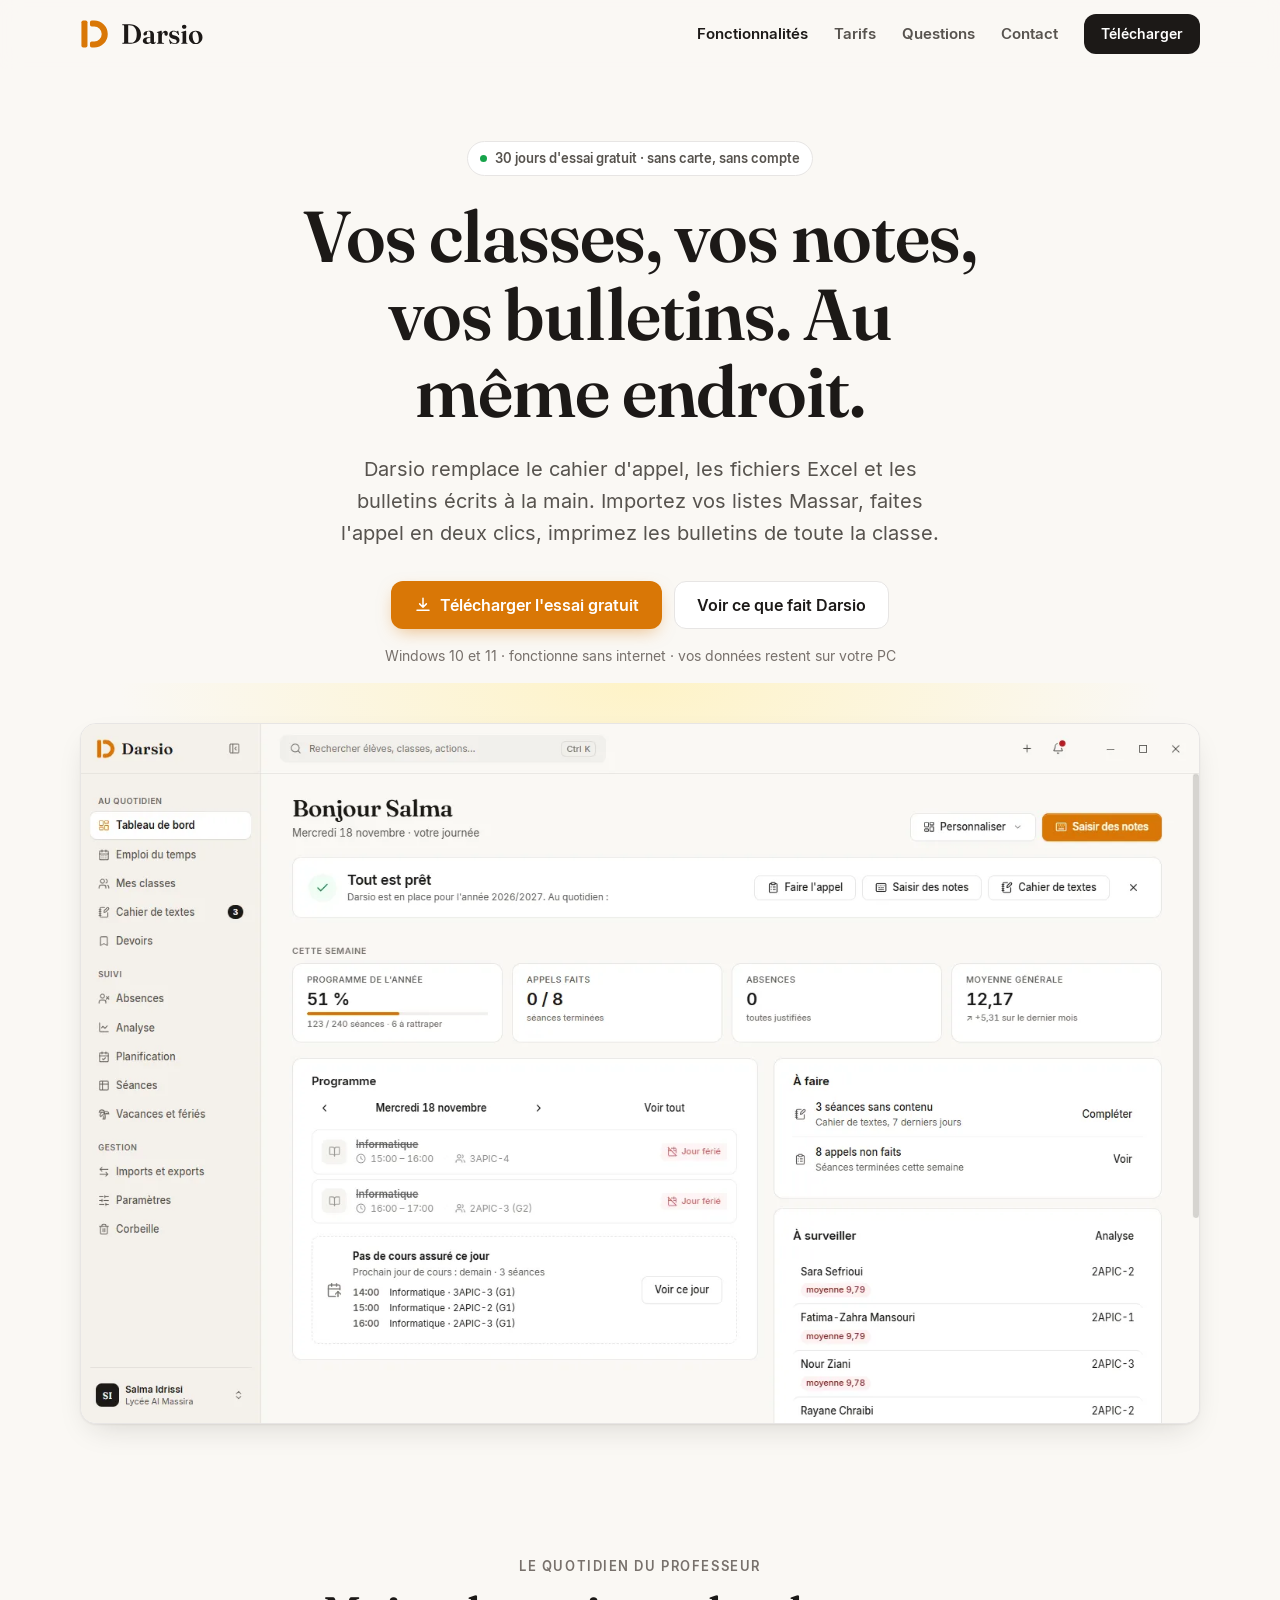
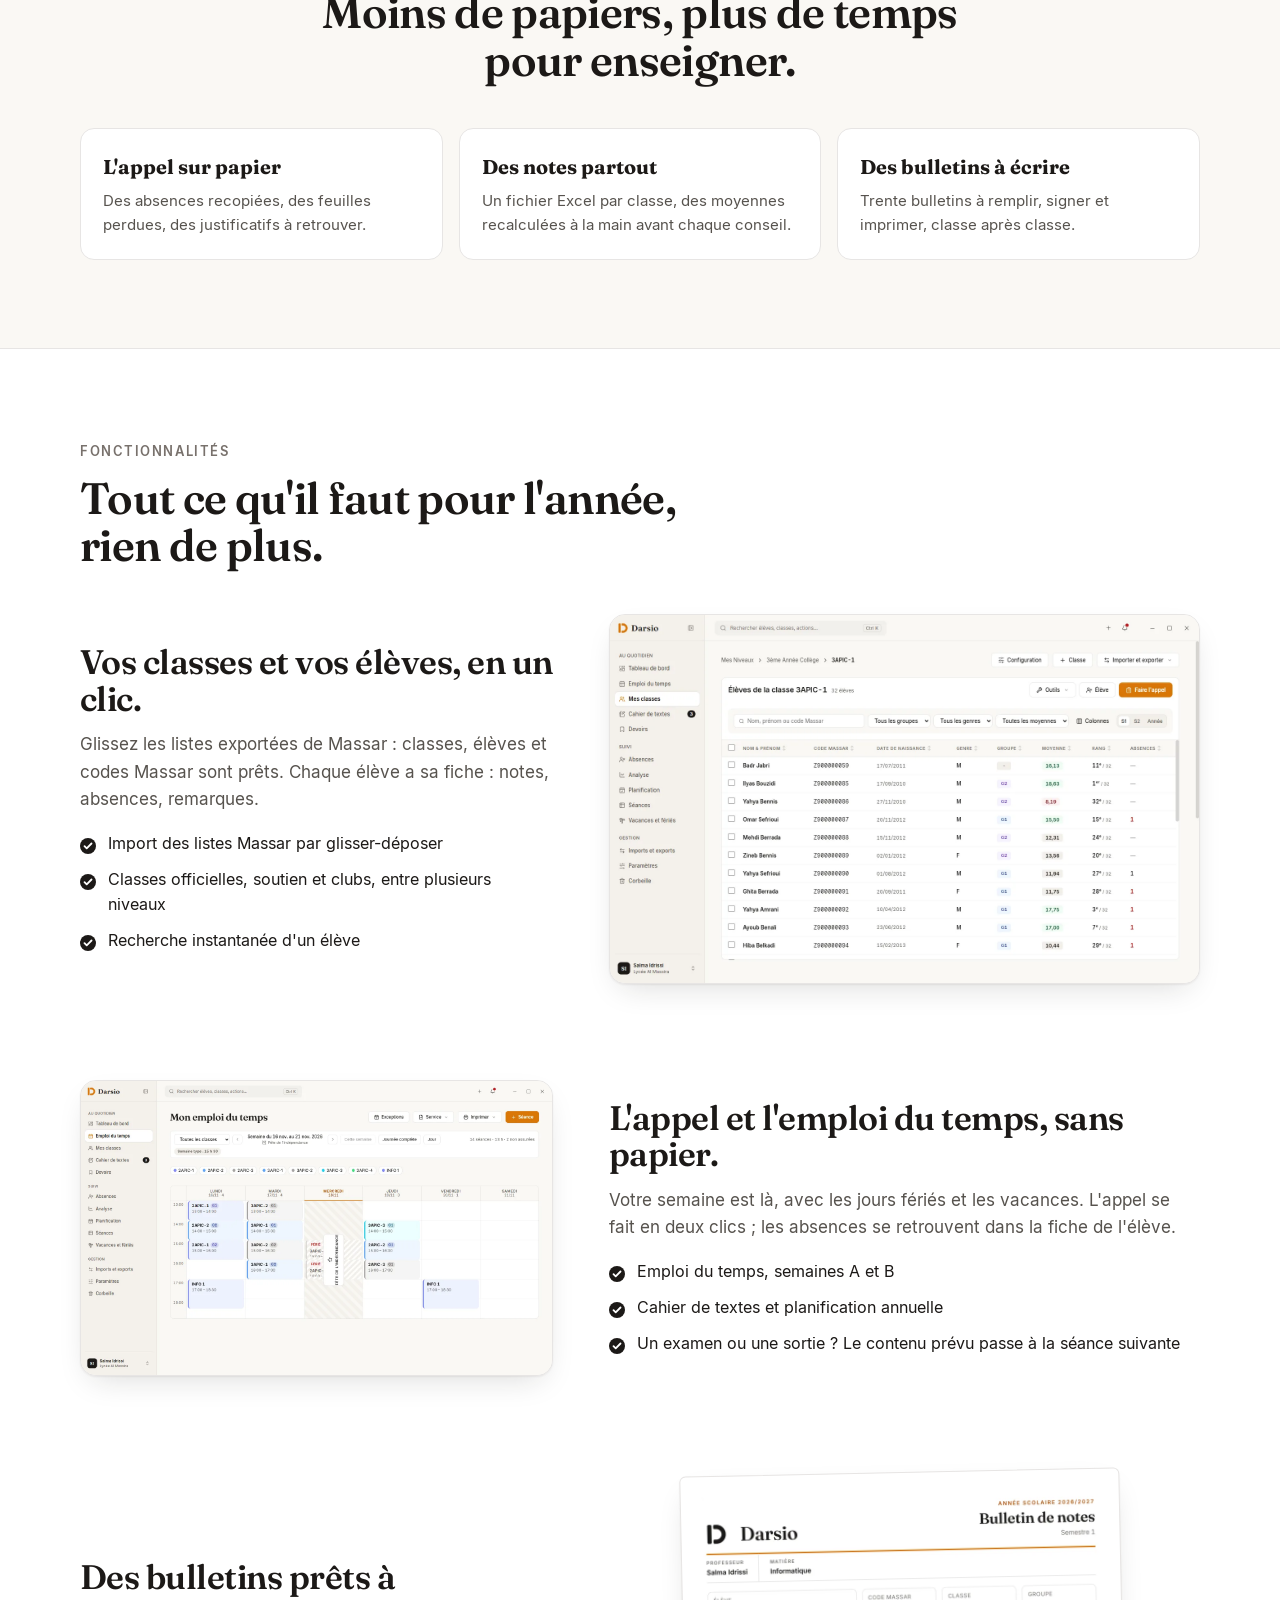
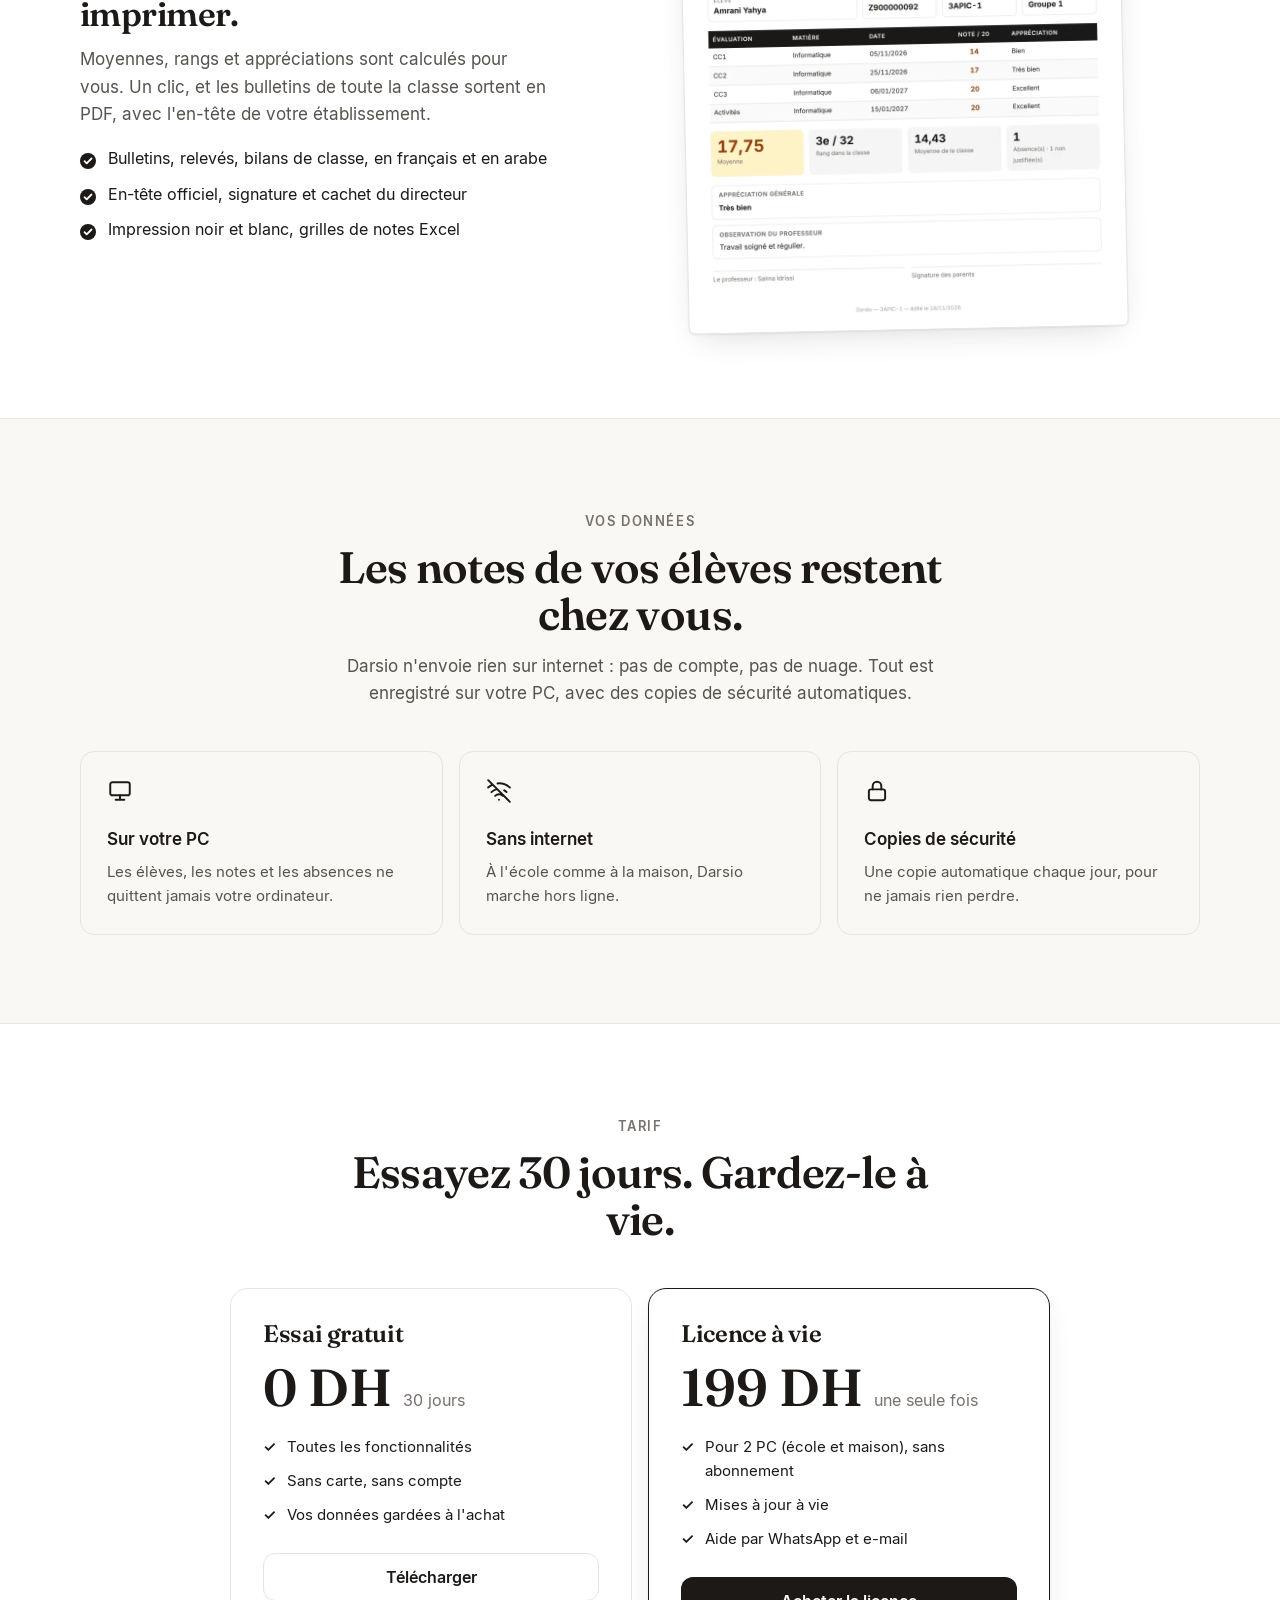
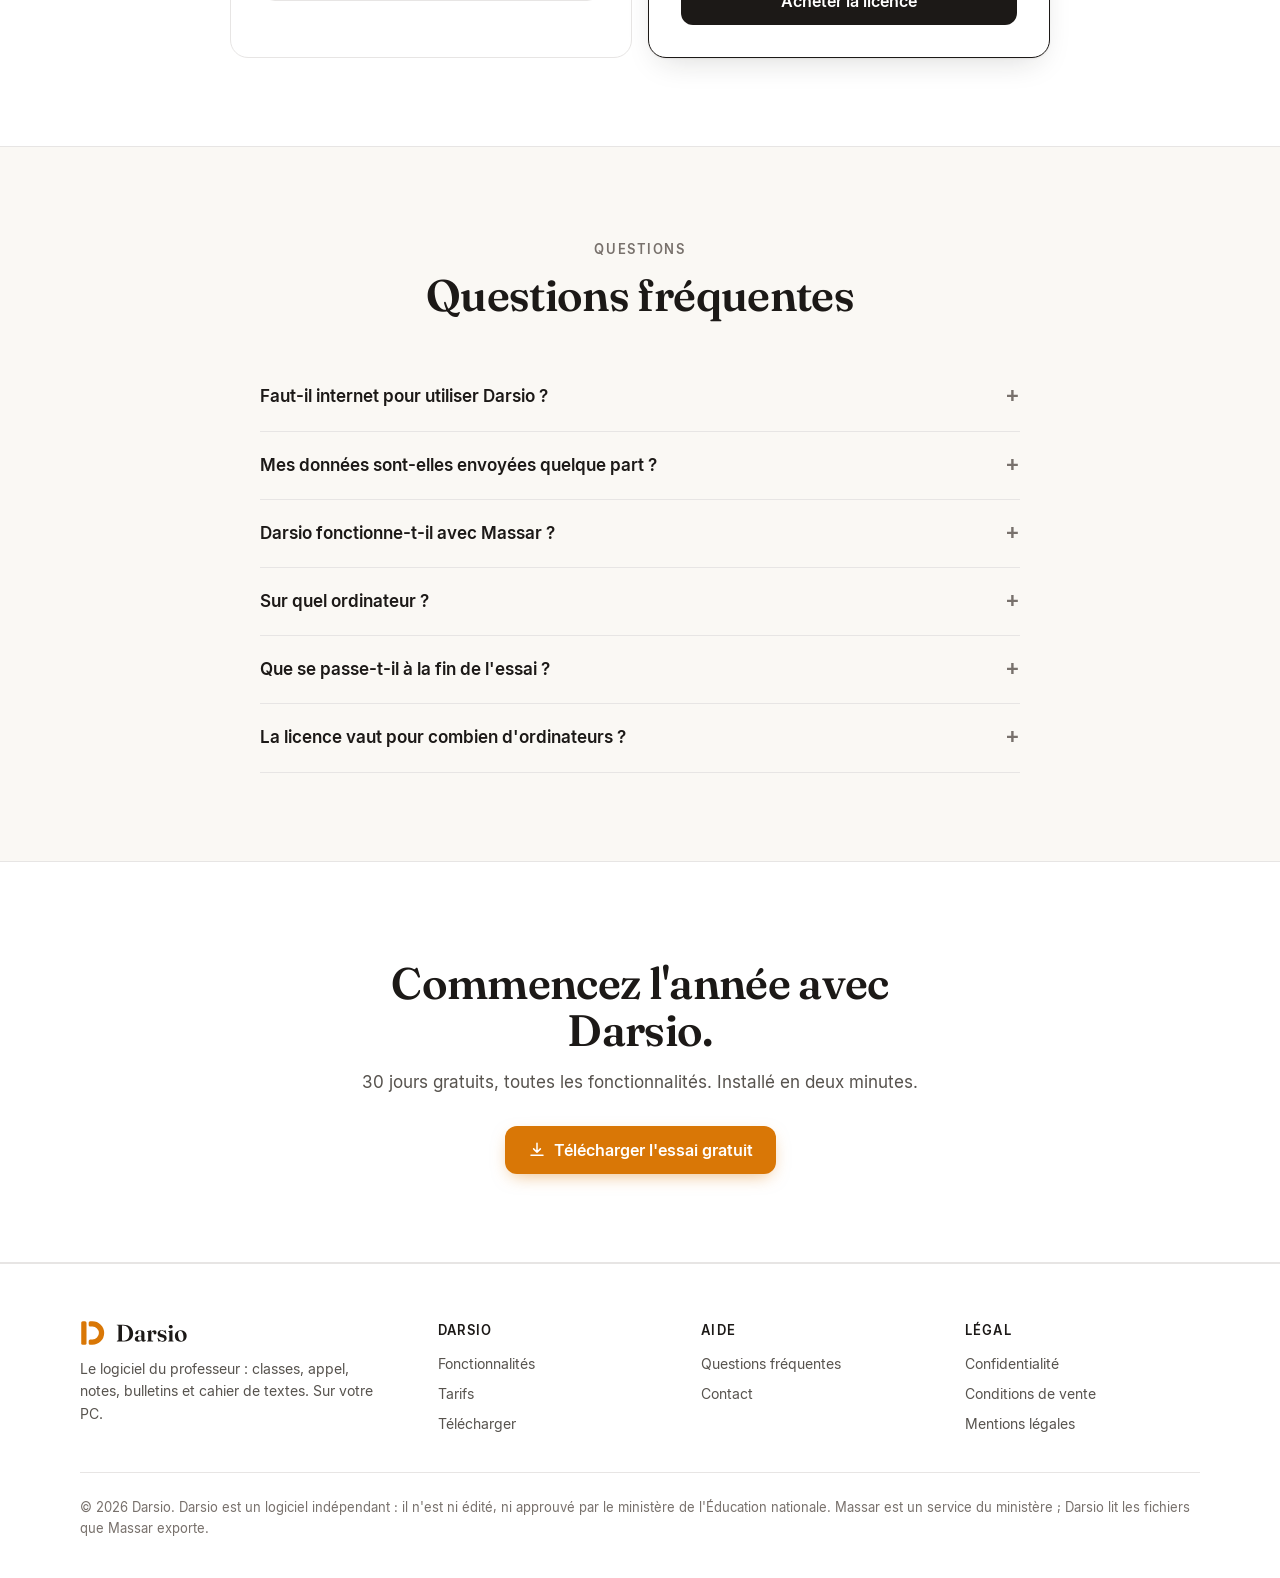
<file: index.html>
<!doctype html>
<html lang="fr">
<head>
<meta charset="utf-8">
<meta name="viewport" content="width=device-width, initial-scale=1">
<title>Darsio — Le logiciel du professeur : appel, notes, bulletins</title>
<meta name="description" content="Classes, appel, notes, bulletins et cahier de textes sur votre PC. Compatible avec les exports Massar. 30 jours d'essai gratuit, puis 199 DH à vie.">
<link rel="canonical" href="https://darsio.pages.dev/">
<meta property="og:type" content="website">
<meta property="og:locale" content="fr_FR">
<meta property="og:site_name" content="Darsio">
<meta property="og:title" content="Darsio — Le logiciel du professeur : appel, notes, bulletins">
<meta property="og:description" content="Classes, appel, notes, bulletins et cahier de textes sur votre PC. Compatible avec les exports Massar. 30 jours d'essai gratuit, puis 199 DH à vie.">
<meta property="og:url" content="https://darsio.pages.dev/">
<meta property="og:image" content="https://darsio.pages.dev/assets/img/partage.png">
<meta name="twitter:card" content="summary_large_image">
<meta name="theme-color" content="#FAF8F4">
<link rel="icon" type="image/svg+xml" href="/assets/img/darsio-14-d-ambre.svg">
<link rel="icon" type="image/png" sizes="32x32" href="/assets/img/darsio-32.png">
<link rel="apple-touch-icon" href="/assets/img/darsio-512.png">
<link rel="preload" href="/assets/fonts/Inter-Regular.ttf" as="font" type="font/ttf" crossorigin>
<link rel="stylesheet" href="/assets/css/site.css">
<script src="/assets/js/site.js" defer></script>
</head>
<body>
<a class="sr-only" href="#contenu">Aller au contenu</a>
<header class="entete">
  <div class="conteneur">
    <a class="marque" href="/" aria-label="Darsio, accueil"><img src="/assets/img/darsio-12-horizontal-d.svg" alt="Darsio" width="124" height="30"></a>
    <button class="nav-bouton" type="button" aria-label="Menu" aria-expanded="false" aria-controls="nav"><svg viewBox="0 0 24 24" fill="none" stroke="currentColor" stroke-width="2" stroke-linecap="round"><path d="M4 7h16M4 12h16M4 17h16"/></svg></button>
    <nav class="nav" id="nav" aria-label="Navigation principale">
      <a href="/#fonctionnalites" aria-current="page">Fonctionnalités</a><a href="/tarifs/">Tarifs</a><a href="/#faq">Questions</a><a href="/contact/">Contact</a>
      <a class="btn btn-encre" href="/telecharger/">Télécharger</a>
    </nav>
  </div>
</header>
<main id="contenu">

<section class="heros">
  <div class="conteneur">
    <span class="surtitre"><span class="point" aria-hidden="true"></span>30 jours d'essai gratuit · sans carte, sans compte</span>
    <h1>Vos classes, vos notes, vos bulletins. Au même endroit.</h1>
    <p class="accroche">Darsio remplace le cahier d'appel, les fichiers Excel et les bulletins écrits à la main. Importez vos listes Massar, faites l'appel en deux clics, imprimez les bulletins de toute la classe.</p>
    <div class="actions">
      <a class="btn btn-principal" href="/telecharger/"><svg viewBox="0 0 24 24" fill="none" stroke="currentColor" stroke-width="2" stroke-linecap="round" stroke-linejoin="round"><path d="M12 3v12m0 0l-4.5-4.5M12 15l4.5-4.5M4 19h16"/></svg> Télécharger l'essai gratuit</a>
      <a class="btn btn-contour" href="#fonctionnalites">Voir ce que fait Darsio</a>
    </div>
    <p class="rassurance">Windows 10 et 11 · fonctionne sans internet · vos données restent sur votre PC</p>
    <div class="capture-cadre">
      <div class="capture"><img src="/assets/img/tableau-de-bord.webp" width="1440" height="900" alt="Le tableau de bord de Darsio : la journée du professeur, l'avancement du programme, les appels et les élèves à surveiller" fetchpriority="high"></div>
    </div>
  </div>
</section>

<section>
  <div class="conteneur">
    <div class="tete-section centre">
      <span class="etiquette">Le quotidien du professeur</span>
      <h2>Moins de papiers, plus de temps pour enseigner.</h2>
    </div>
    <div class="probleme">
      <div><b>L'appel sur papier</b><span>Des absences recopiées, des feuilles perdues, des justificatifs à retrouver.</span></div>
      <div><b>Des notes partout</b><span>Un fichier Excel par classe, des moyennes recalculées à la main avant chaque conseil.</span></div>
      <div><b>Des bulletins à écrire</b><span>Trente bulletins à remplir, signer et imprimer, classe après classe.</span></div>
    </div>
  </div>
</section>

<section class="section-alt" id="fonctionnalites">
  <div class="conteneur">
    <div class="tete-section">
      <span class="etiquette">Fonctionnalités</span>
      <h2>Tout ce qu'il faut pour l'année, rien de plus.</h2>
    </div>

    <div class="fonction">
      <div class="fonction-texte">
        <h3>Vos classes et vos élèves, en un clic.</h3>
        <p>Glissez les listes exportées de Massar : classes, élèves et codes Massar sont prêts. Chaque élève a sa fiche : notes, absences, remarques.</p>
        <ul><li>Import des listes Massar par glisser-déposer</li><li>Classes officielles, soutien et clubs, entre plusieurs niveaux</li><li>Recherche instantanée d'un élève</li></ul>
      </div>
      <div class="capture"><img src="/assets/img/classe.webp" width="1440" height="900" loading="lazy" alt="La liste des élèves d'une classe dans Darsio, avec leur moyenne, leur rang et leurs absences"></div>
    </div>

    <div class="fonction inverse">
      <div class="fonction-texte">
        <h3>L'appel et l'emploi du temps, sans papier.</h3>
        <p>Votre semaine est là, avec les jours fériés et les vacances. L'appel se fait en deux clics ; les absences se retrouvent dans la fiche de l'élève.</p>
        <ul><li>Emploi du temps, semaines A et B</li><li>Cahier de textes et planification annuelle</li><li>Un examen ou une sortie ? Le contenu prévu passe à la séance suivante</li></ul>
      </div>
      <div class="capture"><img src="/assets/img/emploi-du-temps.webp" width="1440" height="900" loading="lazy" alt="L'emploi du temps de la semaine dans Darsio, avec un jour férié"></div>
    </div>

    <div class="fonction">
      <div class="fonction-texte">
        <h3>Des bulletins prêts à imprimer.</h3>
        <p>Moyennes, rangs et appréciations sont calculés pour vous. Un clic, et les bulletins de toute la classe sortent en PDF, avec l'en-tête de votre établissement.</p>
        <ul><li>Bulletins, relevés, bilans de classe, en français et en arabe</li><li>En-tête officiel, signature et cachet du directeur</li><li>Impression noir et blanc, grilles de notes Excel</li></ul>
      </div>
      <div class="feuille"><img src="/assets/img/bulletin.webp" width="900" height="936" loading="lazy" alt="Un bulletin de notes produit par Darsio"></div>
    </div>
  </div>
</section>

<section>
  <div class="conteneur">
    <div class="tete-section centre">
      <span class="etiquette">Vos données</span>
      <h2>Les notes de vos élèves restent chez vous.</h2>
      <p>Darsio n'envoie rien sur internet : pas de compte, pas de nuage. Tout est enregistré sur votre PC, avec des copies de sécurité automatiques.</p>
    </div>
    <div class="confiance">
      <div><svg viewBox="0 0 24 24" fill="none" stroke="currentColor" stroke-width="1.8" stroke-linecap="round" stroke-linejoin="round"><rect x="3" y="4" width="18" height="12" rx="2"/><path d="M8 20h8M12 16v4"/></svg><b>Sur votre PC</b><span>Les élèves, les notes et les absences ne quittent jamais votre ordinateur.</span></div>
      <div><svg viewBox="0 0 24 24" fill="none" stroke="currentColor" stroke-width="1.8" stroke-linecap="round" stroke-linejoin="round"><path d="M2 2l20 20M8.5 16.5a5 5 0 0 1 7 0M5 13a10 10 0 0 1 5.17-2.7M19 13a10 10 0 0 0-2.17-1.6M2 8.8a15 15 0 0 1 4.2-2.65M10.66 5c4.01-.36 8.14.9 11.34 3.76M12 20h.01"/></svg><b>Sans internet</b><span>À l'école comme à la maison, Darsio marche hors ligne.</span></div>
      <div><svg viewBox="0 0 24 24" fill="none" stroke="currentColor" stroke-width="1.8" stroke-linecap="round" stroke-linejoin="round"><rect x="4.5" y="10.5" width="15" height="10" rx="2"/><path d="M8 10.5V7.5a4 4 0 0 1 8 0v3"/></svg><b>Copies de sécurité</b><span>Une copie automatique chaque jour, pour ne jamais rien perdre.</span></div>
    </div>
  </div>
</section>

<section class="section-alt">
  <div class="conteneur">
    <div class="tete-section centre">
      <span class="etiquette">Tarif</span>
      <h2>Essayez 30 jours. Gardez-le à vie.</h2>
    </div>
    <div class="prix">
      <div class="offre">
        <h3>Essai gratuit</h3>
        <div class="montant">0 DH <small>30 jours</small></div>
        <ul><li>Toutes les fonctionnalités</li><li>Sans carte, sans compte</li><li>Vos données gardées à l'achat</li></ul>
        <a class="btn btn-contour" href="/telecharger/">Télécharger</a>
      </div>
      <div class="offre vedette">
        <h3>Licence à vie</h3>
        <div class="montant">199 DH <small>une seule fois</small></div>
        <ul><li>Pour 2 PC (école et maison), sans abonnement</li><li>Mises à jour à vie</li><li>Aide par WhatsApp et e-mail</li></ul>
        <a class="btn btn-encre" href="/tarifs/">Acheter la licence</a>
      </div>
    </div>
  </div>
</section>

<section id="faq">
  <div class="conteneur">
    <div class="tete-section centre"><span class="etiquette">Questions</span><h2>Questions fréquentes</h2></div>
    <div class="faq">
      <details><summary>Faut-il internet pour utiliser Darsio ?</summary><p>Non. Darsio fonctionne entièrement sur votre PC, sans connexion. Internet sert seulement, si vous le voulez, à vérifier qu'une nouvelle version est disponible.</p></details>
      <details><summary>Mes données sont-elles envoyées quelque part ?</summary><p>Non. Les élèves, les notes et les absences restent sur votre ordinateur. Darsio ne vous demande ni compte ni mot de passe en ligne.</p></details>
      <details><summary>Darsio fonctionne-t-il avec Massar ?</summary><p>Oui : Darsio lit les listes d'élèves et les fichiers de notes que Massar exporte. Darsio est un logiciel indépendant, sans lien avec le ministère.</p></details>
      <details><summary>Sur quel ordinateur ?</summary><p>Un PC sous Windows 10 ou Windows 11. Darsio ne fonctionne pas sur Mac, tablette ou téléphone.</p></details>
      <details><summary>Que se passe-t-il à la fin de l'essai ?</summary><p>Rien n'est perdu, rien n'est bloqué : Darsio s'ouvre en consultation, vos données se voient, s'impriment et s'exportent. Activez la licence à vie et continuez exactement où vous en étiez.</p></details>
      <details><summary>La licence vaut pour combien d'ordinateurs ?</summary><p>Pour deux PC, par exemple celui de l'école et celui de la maison, chacun avec sa clé. Nouveau PC ou Windows réinstallé : envoyez-nous son code, la nouvelle clé est gratuite. Les données restent sur chaque PC : pour les retrouver sur l'autre, utilisez une sauvegarde (Paramètres › Sauvegardes).</p></details>
    </div>
  </div>
</section>

<section class="section-alt appel">
  <div class="conteneur">
    <h2>Commencez l'année avec Darsio.</h2>
    <p style="margin-top:14px;color:var(--encre-douce)">30 jours gratuits, toutes les fonctionnalités. Installé en deux minutes.</p>
    <div class="actions">
      <a class="btn btn-principal" href="/telecharger/"><svg viewBox="0 0 24 24" fill="none" stroke="currentColor" stroke-width="2" stroke-linecap="round" stroke-linejoin="round"><path d="M12 3v12m0 0l-4.5-4.5M12 15l4.5-4.5M4 19h16"/></svg> Télécharger l'essai gratuit</a>
    </div>
  </div>
</section>

</main>
<footer class="pied">
  <div class="conteneur">
    <div>
      <img src="/assets/img/darsio-12-horizontal-d.svg" alt="Darsio" width="108" height="26">
      <p style="margin-top:12px;max-width:34ch">Le logiciel du professeur : classes, appel, notes, bulletins et cahier de textes. Sur votre PC.</p>
    </div>
    <div><h4>Darsio</h4><ul><li><a href="/#fonctionnalites">Fonctionnalités</a></li><li><a href="/tarifs/">Tarifs</a></li><li><a href="/telecharger/">Télécharger</a></li></ul></div>
    <div><h4>Aide</h4><ul><li><a href="/#faq">Questions fréquentes</a></li><li><a href="/contact/">Contact</a></li></ul></div>
    <div><h4>Légal</h4><ul><li><a href="/confidentialite/">Confidentialité</a></li><li><a href="/conditions/">Conditions de vente</a></li><li><a href="/mentions-legales/">Mentions légales</a></li></ul></div>
    <p class="mention">© 2026 Darsio. Darsio est un logiciel indépendant : il n'est ni édité, ni approuvé par le ministère de l'Éducation nationale. Massar est un service du ministère ; Darsio lit les fichiers que Massar exporte.</p>
  </div>
</footer>
</body>
</html>
</file>
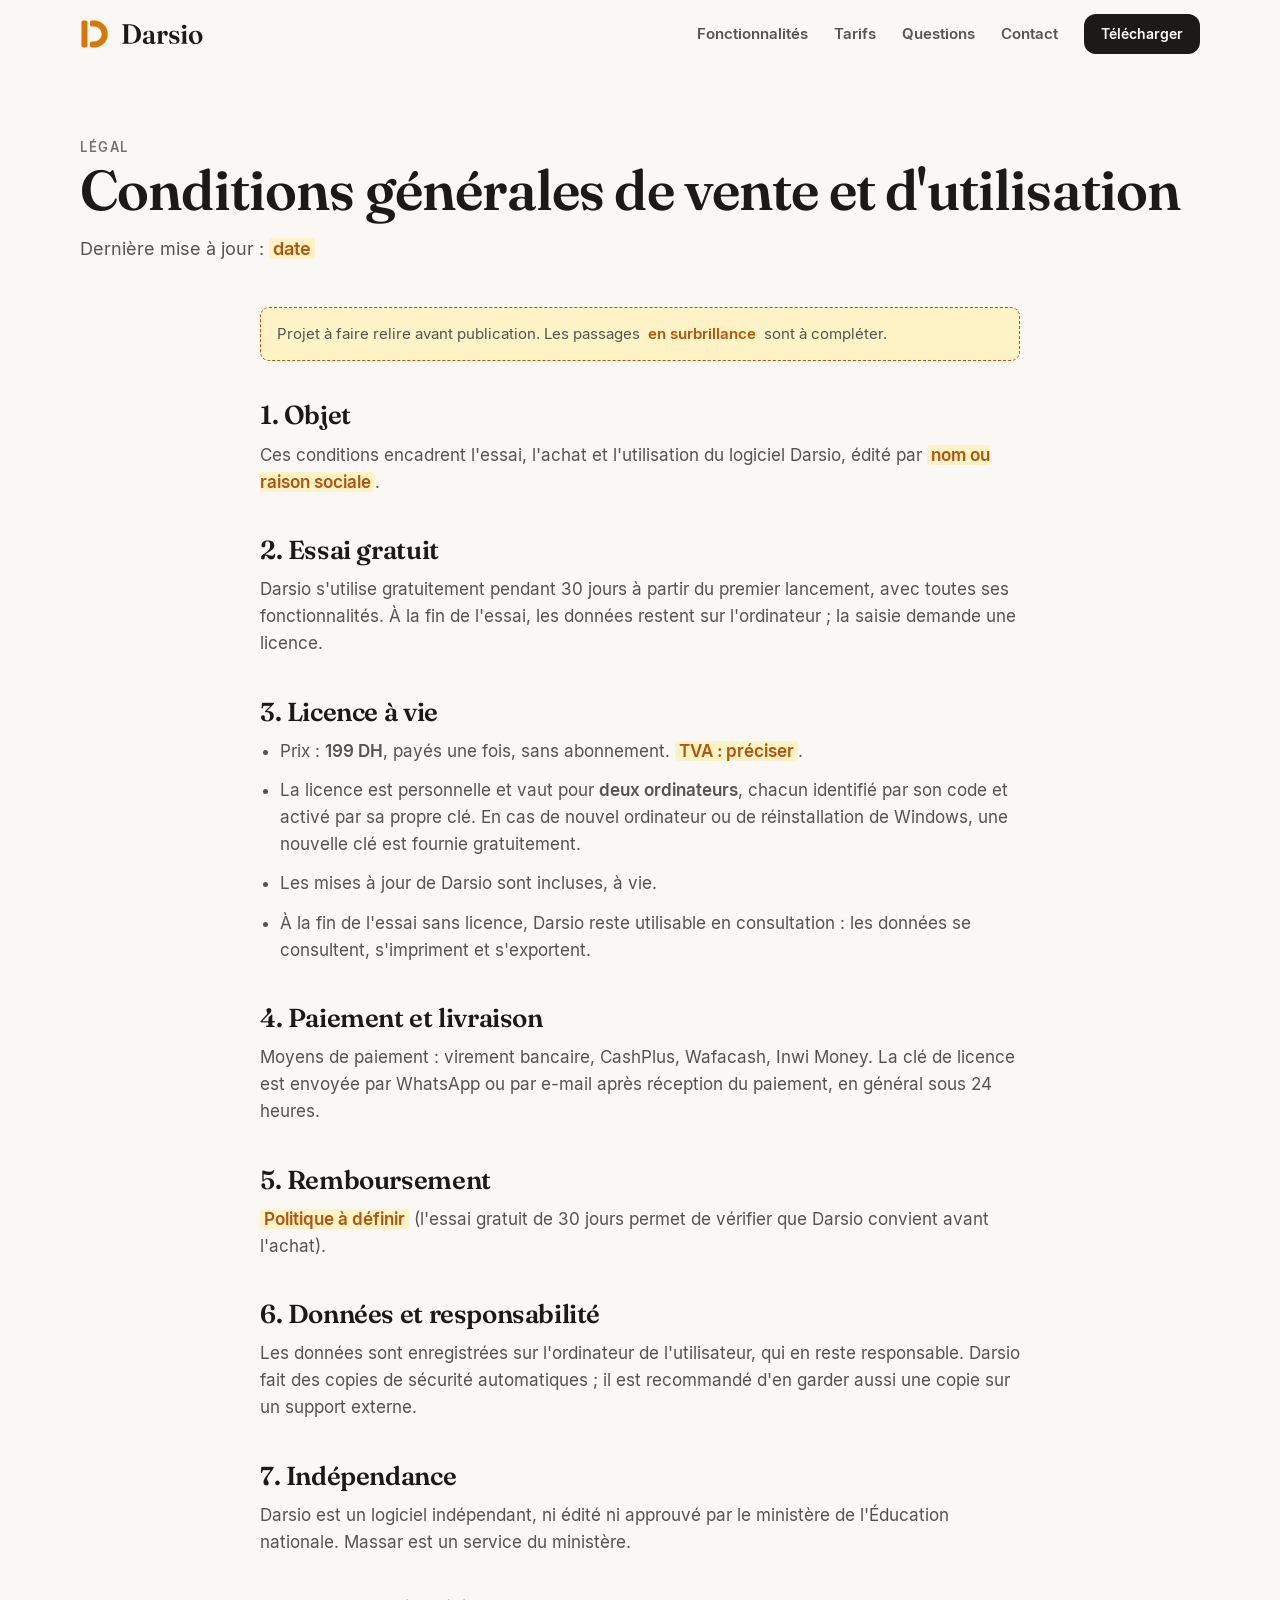
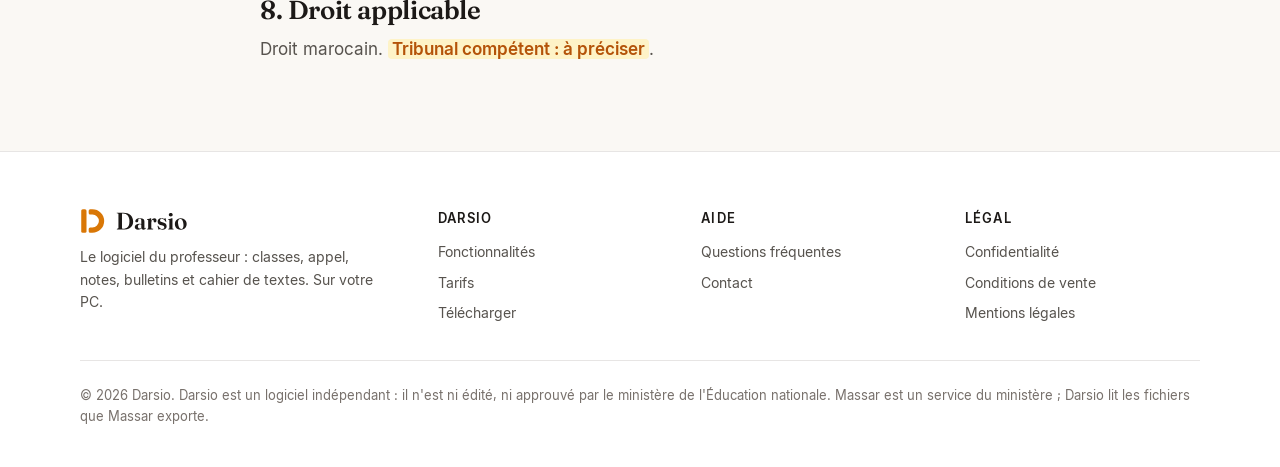
<file: conditions/index.html>
<!doctype html>
<html lang="fr">
<head>
<meta charset="utf-8">
<meta name="viewport" content="width=device-width, initial-scale=1">
<title>Conditions générales de vente — Darsio</title>
<meta name="description" content="Conditions de vente et d'utilisation de la licence Darsio.">
<link rel="canonical" href="https://darsio.pages.dev/conditions/">
<meta property="og:type" content="website">
<meta property="og:locale" content="fr_FR">
<meta property="og:site_name" content="Darsio">
<meta property="og:title" content="Conditions générales de vente — Darsio">
<meta property="og:description" content="Conditions de vente et d'utilisation de la licence Darsio.">
<meta property="og:url" content="https://darsio.pages.dev/conditions/">
<meta property="og:image" content="https://darsio.pages.dev/assets/img/partage.png">
<meta name="twitter:card" content="summary_large_image">
<meta name="theme-color" content="#FAF8F4">
<link rel="icon" type="image/svg+xml" href="/assets/img/darsio-14-d-ambre.svg">
<link rel="icon" type="image/png" sizes="32x32" href="/assets/img/darsio-32.png">
<link rel="apple-touch-icon" href="/assets/img/darsio-512.png">
<link rel="preload" href="/assets/fonts/Inter-Regular.ttf" as="font" type="font/ttf" crossorigin>
<link rel="stylesheet" href="/assets/css/site.css">
<script src="/assets/js/site.js" defer></script>
</head>
<body>
<a class="sr-only" href="#contenu">Aller au contenu</a>
<header class="entete">
  <div class="conteneur">
    <a class="marque" href="/" aria-label="Darsio, accueil"><img src="/assets/img/darsio-12-horizontal-d.svg" alt="Darsio" width="124" height="30"></a>
    <button class="nav-bouton" type="button" aria-label="Menu" aria-expanded="false" aria-controls="nav"><svg viewBox="0 0 24 24" fill="none" stroke="currentColor" stroke-width="2" stroke-linecap="round"><path d="M4 7h16M4 12h16M4 17h16"/></svg></button>
    <nav class="nav" id="nav" aria-label="Navigation principale">
      <a href="/#fonctionnalites">Fonctionnalités</a><a href="/tarifs/">Tarifs</a><a href="/#faq">Questions</a><a href="/contact/">Contact</a>
      <a class="btn btn-encre" href="/telecharger/">Télécharger</a>
    </nav>
  </div>
</header>
<main id="contenu">

<section class="page-tete"><div class="conteneur"><span class="etiquette">Légal</span><h1>Conditions générales de vente et d'utilisation</h1><p>Dernière mise à jour : <span class="a-remplir">date</span></p></div></section>
<section style="padding-top:8px"><div class="conteneur texte-legal">
<p class="brouillon">Projet à faire relire avant publication. Les passages <span class="a-remplir">en surbrillance</span> sont à compléter.</p>
<h2>1. Objet</h2>
<p>Ces conditions encadrent l'essai, l'achat et l'utilisation du logiciel Darsio, édité par <span class="a-remplir">nom ou raison sociale</span>.</p>
<h2>2. Essai gratuit</h2>
<p>Darsio s'utilise gratuitement pendant 30 jours à partir du premier lancement, avec toutes ses fonctionnalités. À la fin de l'essai, les données restent sur l'ordinateur ; la saisie demande une licence.</p>
<h2>3. Licence à vie</h2>
<ul>
  <li>Prix : <b>199 DH</b>, payés une fois, sans abonnement. <span class="a-remplir">TVA : préciser</span>.</li>
  <li>La licence est personnelle et vaut pour <b>deux ordinateurs</b>, chacun identifié par son code et activé par sa propre clé. En cas de nouvel ordinateur ou de réinstallation de Windows, une nouvelle clé est fournie gratuitement.</li>
  <li>Les mises à jour de Darsio sont incluses, à vie.</li>
  <li>À la fin de l'essai sans licence, Darsio reste utilisable en consultation : les données se consultent, s'impriment et s'exportent.</li>
</ul>
<h2>4. Paiement et livraison</h2>
<p>Moyens de paiement : virement bancaire, CashPlus, Wafacash, Inwi Money. La clé de licence est envoyée par WhatsApp ou par e-mail après réception du paiement, en général sous 24 heures.</p>
<h2>5. Remboursement</h2>
<p><span class="a-remplir">Politique à définir</span> (l'essai gratuit de 30 jours permet de vérifier que Darsio convient avant l'achat).</p>
<h2>6. Données et responsabilité</h2>
<p>Les données sont enregistrées sur l'ordinateur de l'utilisateur, qui en reste responsable. Darsio fait des copies de sécurité automatiques ; il est recommandé d'en garder aussi une copie sur un support externe.</p>
<h2>7. Indépendance</h2>
<p>Darsio est un logiciel indépendant, ni édité ni approuvé par le ministère de l'Éducation nationale. Massar est un service du ministère.</p>
<h2>8. Droit applicable</h2>
<p>Droit marocain. <span class="a-remplir">Tribunal compétent : à préciser</span>.</p>
</div></section>

</main>
<footer class="pied">
  <div class="conteneur">
    <div>
      <img src="/assets/img/darsio-12-horizontal-d.svg" alt="Darsio" width="108" height="26">
      <p style="margin-top:12px;max-width:34ch">Le logiciel du professeur : classes, appel, notes, bulletins et cahier de textes. Sur votre PC.</p>
    </div>
    <div><h4>Darsio</h4><ul><li><a href="/#fonctionnalites">Fonctionnalités</a></li><li><a href="/tarifs/">Tarifs</a></li><li><a href="/telecharger/">Télécharger</a></li></ul></div>
    <div><h4>Aide</h4><ul><li><a href="/#faq">Questions fréquentes</a></li><li><a href="/contact/">Contact</a></li></ul></div>
    <div><h4>Légal</h4><ul><li><a href="/confidentialite/">Confidentialité</a></li><li><a href="/conditions/">Conditions de vente</a></li><li><a href="/mentions-legales/">Mentions légales</a></li></ul></div>
    <p class="mention">© 2026 Darsio. Darsio est un logiciel indépendant : il n'est ni édité, ni approuvé par le ministère de l'Éducation nationale. Massar est un service du ministère ; Darsio lit les fichiers que Massar exporte.</p>
  </div>
</footer>
</body>
</html>
</file>
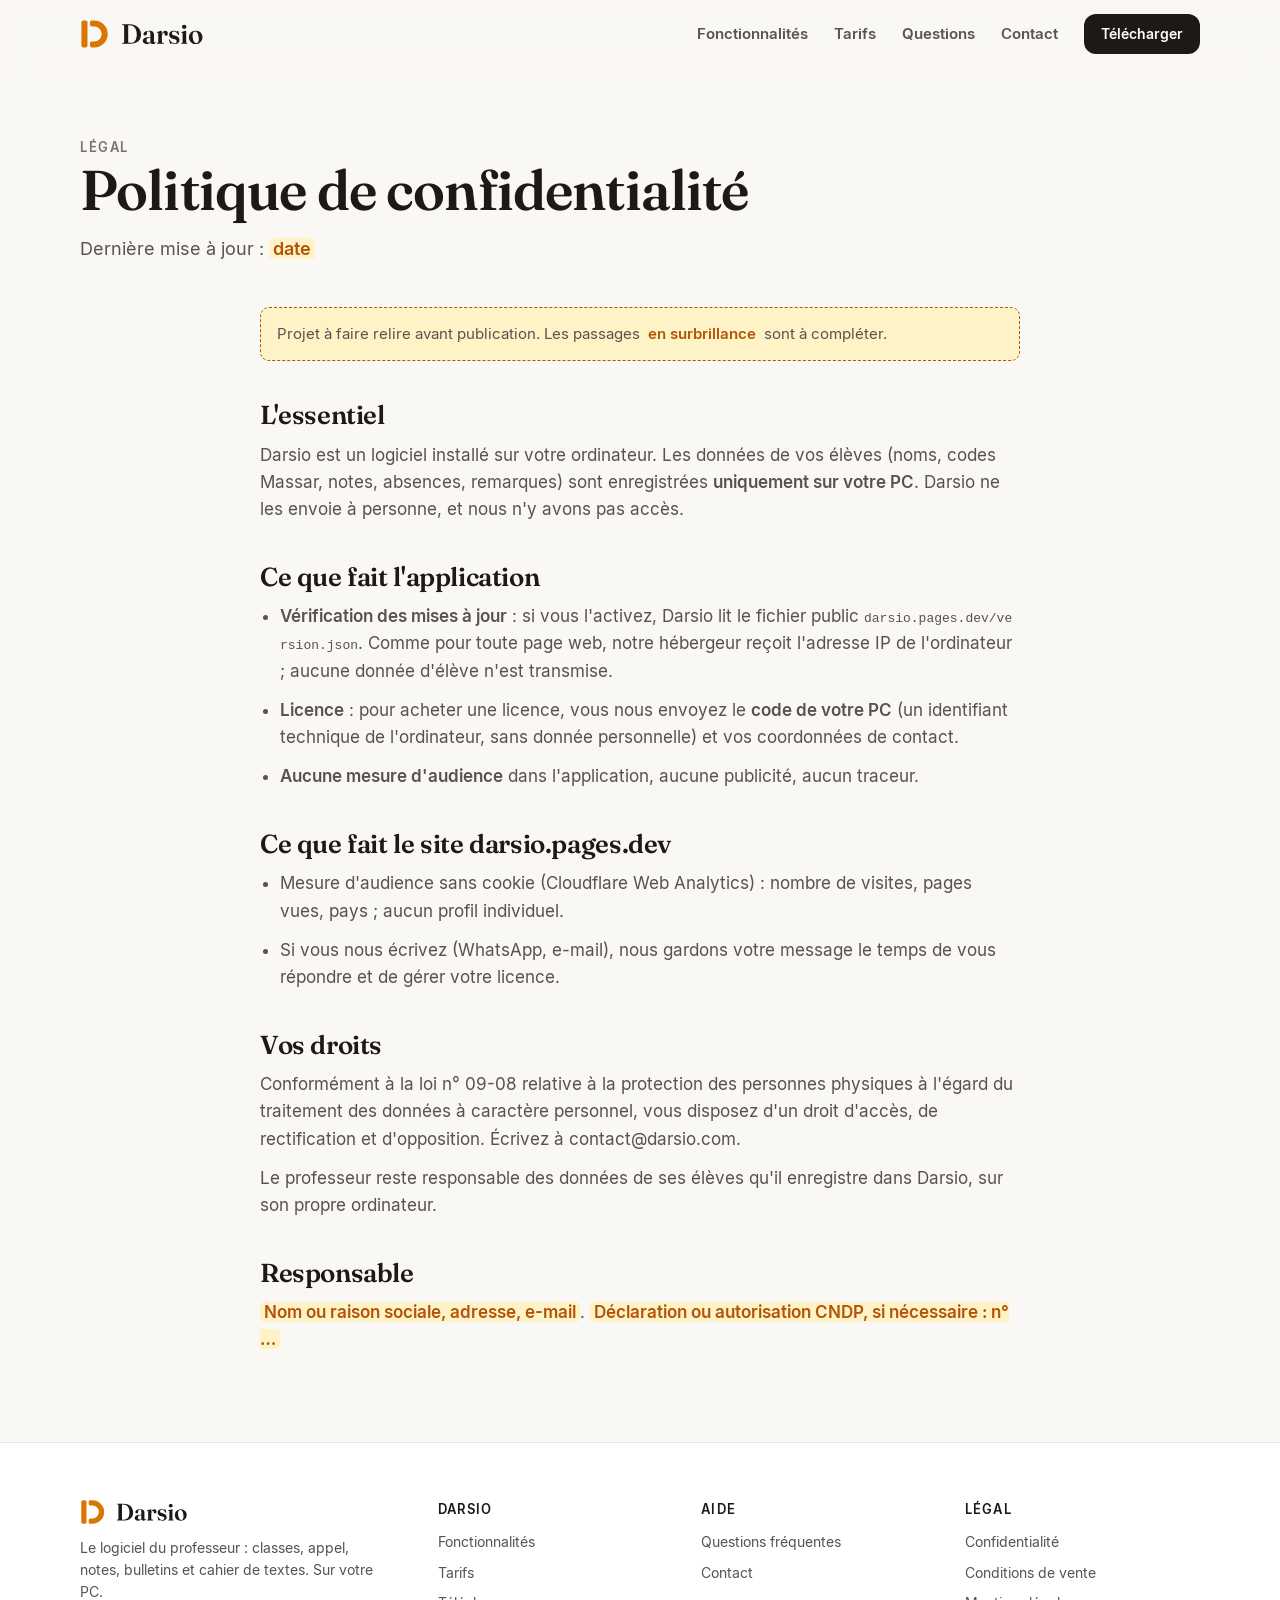
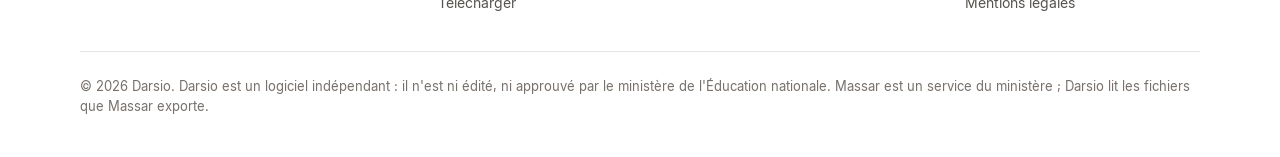
<file: confidentialite/index.html>
<!doctype html>
<html lang="fr">
<head>
<meta charset="utf-8">
<meta name="viewport" content="width=device-width, initial-scale=1">
<title>Politique de confidentialité — Darsio</title>
<meta name="description" content="Comment Darsio protège les données des élèves et des professeurs : tout reste sur votre PC.">
<link rel="canonical" href="https://darsio.pages.dev/confidentialite/">
<meta property="og:type" content="website">
<meta property="og:locale" content="fr_FR">
<meta property="og:site_name" content="Darsio">
<meta property="og:title" content="Politique de confidentialité — Darsio">
<meta property="og:description" content="Comment Darsio protège les données des élèves et des professeurs : tout reste sur votre PC.">
<meta property="og:url" content="https://darsio.pages.dev/confidentialite/">
<meta property="og:image" content="https://darsio.pages.dev/assets/img/partage.png">
<meta name="twitter:card" content="summary_large_image">
<meta name="theme-color" content="#FAF8F4">
<link rel="icon" type="image/svg+xml" href="/assets/img/darsio-14-d-ambre.svg">
<link rel="icon" type="image/png" sizes="32x32" href="/assets/img/darsio-32.png">
<link rel="apple-touch-icon" href="/assets/img/darsio-512.png">
<link rel="preload" href="/assets/fonts/Inter-Regular.ttf" as="font" type="font/ttf" crossorigin>
<link rel="stylesheet" href="/assets/css/site.css">
<script src="/assets/js/site.js" defer></script>
</head>
<body>
<a class="sr-only" href="#contenu">Aller au contenu</a>
<header class="entete">
  <div class="conteneur">
    <a class="marque" href="/" aria-label="Darsio, accueil"><img src="/assets/img/darsio-12-horizontal-d.svg" alt="Darsio" width="124" height="30"></a>
    <button class="nav-bouton" type="button" aria-label="Menu" aria-expanded="false" aria-controls="nav"><svg viewBox="0 0 24 24" fill="none" stroke="currentColor" stroke-width="2" stroke-linecap="round"><path d="M4 7h16M4 12h16M4 17h16"/></svg></button>
    <nav class="nav" id="nav" aria-label="Navigation principale">
      <a href="/#fonctionnalites">Fonctionnalités</a><a href="/tarifs/">Tarifs</a><a href="/#faq">Questions</a><a href="/contact/">Contact</a>
      <a class="btn btn-encre" href="/telecharger/">Télécharger</a>
    </nav>
  </div>
</header>
<main id="contenu">

<section class="page-tete"><div class="conteneur"><span class="etiquette">Légal</span><h1>Politique de confidentialité</h1><p>Dernière mise à jour : <span class="a-remplir">date</span></p></div></section>
<section style="padding-top:8px"><div class="conteneur texte-legal">
<p class="brouillon">Projet à faire relire avant publication. Les passages <span class="a-remplir">en surbrillance</span> sont à compléter.</p>
<h2>L'essentiel</h2>
<p>Darsio est un logiciel installé sur votre ordinateur. Les données de vos élèves (noms, codes Massar, notes, absences, remarques) sont enregistrées <b>uniquement sur votre PC</b>. Darsio ne les envoie à personne, et nous n'y avons pas accès.</p>
<h2>Ce que fait l'application</h2>
<ul>
  <li><b>Vérification des mises à jour</b> : si vous l'activez, Darsio lit le fichier public <span class="code">darsio.pages.dev/version.json</span>. Comme pour toute page web, notre hébergeur reçoit l'adresse IP de l'ordinateur ; aucune donnée d'élève n'est transmise.</li>
  <li><b>Licence</b> : pour acheter une licence, vous nous envoyez le <b>code de votre PC</b> (un identifiant technique de l'ordinateur, sans donnée personnelle) et vos coordonnées de contact.</li>
  <li><b>Aucune mesure d'audience</b> dans l'application, aucune publicité, aucun traceur.</li>
</ul>
<h2>Ce que fait le site darsio.pages.dev</h2>
<ul>
  <li>Mesure d'audience sans cookie (Cloudflare Web Analytics) : nombre de visites, pages vues, pays ; aucun profil individuel.</li>
  <li>Si vous nous écrivez (WhatsApp, e-mail), nous gardons votre message le temps de vous répondre et de gérer votre licence.</li>
</ul>
<h2>Vos droits</h2>
<p>Conformément à la loi n° 09-08 relative à la protection des personnes physiques à l'égard du traitement des données à caractère personnel, vous disposez d'un droit d'accès, de rectification et d'opposition. Écrivez à <span data-email-texte>contact@darsio.com</span>.</p>
<p>Le professeur reste responsable des données de ses élèves qu'il enregistre dans Darsio, sur son propre ordinateur.</p>
<h2>Responsable</h2>
<p><span class="a-remplir">Nom ou raison sociale, adresse, e-mail</span>. <span class="a-remplir">Déclaration ou autorisation CNDP, si nécessaire : n° …</span></p>
</div></section>

</main>
<footer class="pied">
  <div class="conteneur">
    <div>
      <img src="/assets/img/darsio-12-horizontal-d.svg" alt="Darsio" width="108" height="26">
      <p style="margin-top:12px;max-width:34ch">Le logiciel du professeur : classes, appel, notes, bulletins et cahier de textes. Sur votre PC.</p>
    </div>
    <div><h4>Darsio</h4><ul><li><a href="/#fonctionnalites">Fonctionnalités</a></li><li><a href="/tarifs/">Tarifs</a></li><li><a href="/telecharger/">Télécharger</a></li></ul></div>
    <div><h4>Aide</h4><ul><li><a href="/#faq">Questions fréquentes</a></li><li><a href="/contact/">Contact</a></li></ul></div>
    <div><h4>Légal</h4><ul><li><a href="/confidentialite/">Confidentialité</a></li><li><a href="/conditions/">Conditions de vente</a></li><li><a href="/mentions-legales/">Mentions légales</a></li></ul></div>
    <p class="mention">© 2026 Darsio. Darsio est un logiciel indépendant : il n'est ni édité, ni approuvé par le ministère de l'Éducation nationale. Massar est un service du ministère ; Darsio lit les fichiers que Massar exporte.</p>
  </div>
</footer>
</body>
</html>
</file>
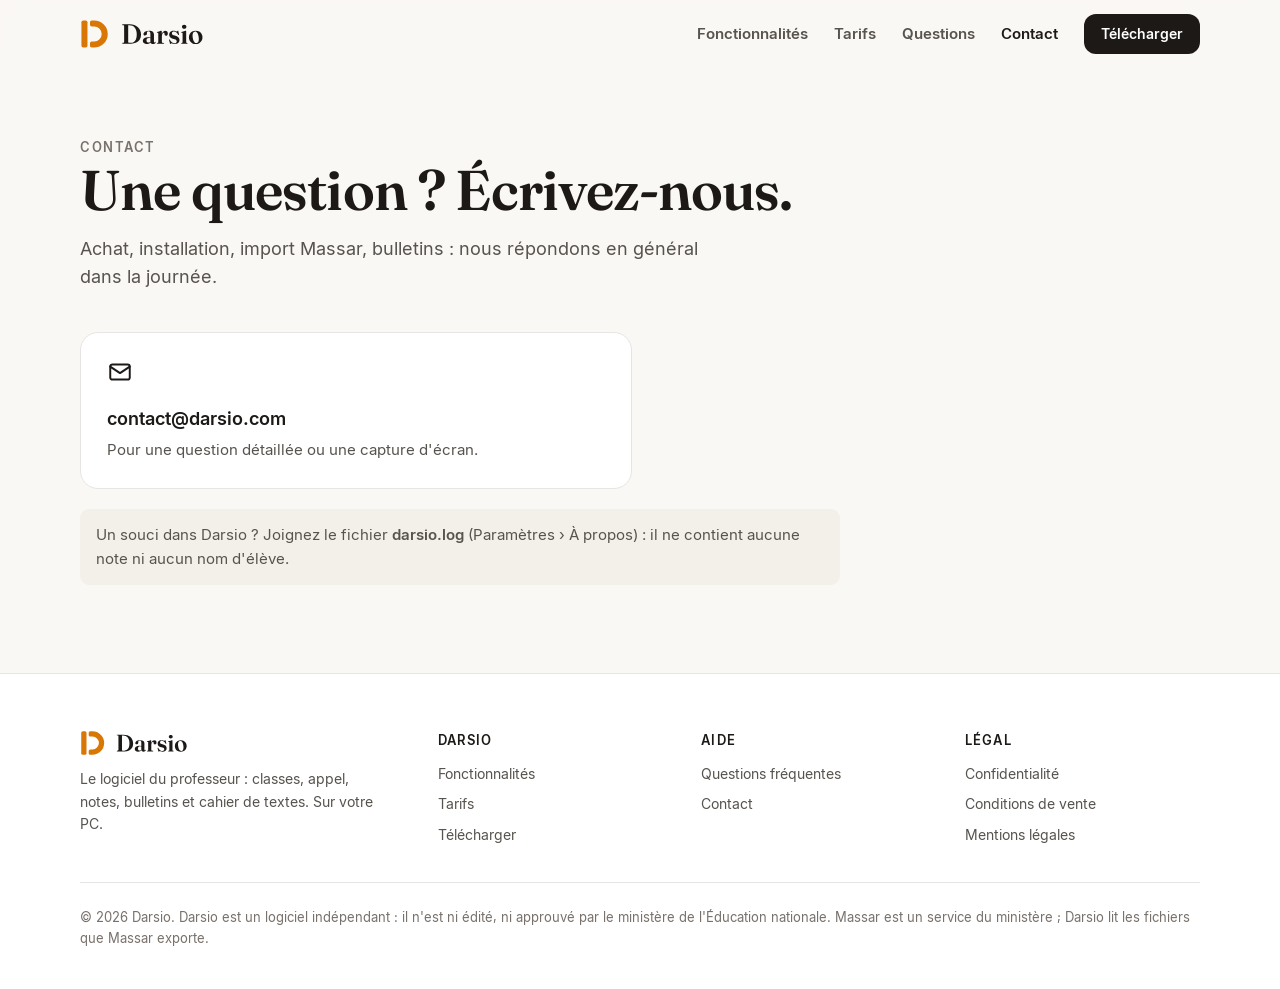
<file: contact/index.html>
<!doctype html>
<html lang="fr">
<head>
<meta charset="utf-8">
<meta name="viewport" content="width=device-width, initial-scale=1">
<title>Contact — Darsio</title>
<meta name="description" content="Une question sur Darsio ? Écrivez-nous par WhatsApp ou par e-mail.">
<link rel="canonical" href="https://darsio.pages.dev/contact/">
<meta property="og:type" content="website">
<meta property="og:locale" content="fr_FR">
<meta property="og:site_name" content="Darsio">
<meta property="og:title" content="Contact — Darsio">
<meta property="og:description" content="Une question sur Darsio ? Écrivez-nous par WhatsApp ou par e-mail.">
<meta property="og:url" content="https://darsio.pages.dev/contact/">
<meta property="og:image" content="https://darsio.pages.dev/assets/img/partage.png">
<meta name="twitter:card" content="summary_large_image">
<meta name="theme-color" content="#FAF8F4">
<link rel="icon" type="image/svg+xml" href="/assets/img/darsio-14-d-ambre.svg">
<link rel="icon" type="image/png" sizes="32x32" href="/assets/img/darsio-32.png">
<link rel="apple-touch-icon" href="/assets/img/darsio-512.png">
<link rel="preload" href="/assets/fonts/Inter-Regular.ttf" as="font" type="font/ttf" crossorigin>
<link rel="stylesheet" href="/assets/css/site.css">
<script src="/assets/js/site.js" defer></script>
</head>
<body>
<a class="sr-only" href="#contenu">Aller au contenu</a>
<header class="entete">
  <div class="conteneur">
    <a class="marque" href="/" aria-label="Darsio, accueil"><img src="/assets/img/darsio-12-horizontal-d.svg" alt="Darsio" width="124" height="30"></a>
    <button class="nav-bouton" type="button" aria-label="Menu" aria-expanded="false" aria-controls="nav"><svg viewBox="0 0 24 24" fill="none" stroke="currentColor" stroke-width="2" stroke-linecap="round"><path d="M4 7h16M4 12h16M4 17h16"/></svg></button>
    <nav class="nav" id="nav" aria-label="Navigation principale">
      <a href="/#fonctionnalites">Fonctionnalités</a><a href="/tarifs/">Tarifs</a><a href="/#faq">Questions</a><a href="/contact/" aria-current="page">Contact</a>
      <a class="btn btn-encre" href="/telecharger/">Télécharger</a>
    </nav>
  </div>
</header>
<main id="contenu">

<section class="page-tete"><div class="conteneur">
  <span class="etiquette">Contact</span>
  <h1>Une question ? Écrivez-nous.</h1>
  <p>Achat, installation, import Massar, bulletins : nous répondons en général dans la journée.</p>
</div></section>
<section style="padding-top:16px"><div class="conteneur">
  <div class="contacts">
    <a data-whatsapp hidden href="#" target="_blank" rel="noopener"><svg viewBox="0 0 24 24" fill="none" stroke="currentColor" stroke-width="1.8" stroke-linecap="round" stroke-linejoin="round"><path d="M3 21l1.65-3.8A9 9 0 1 1 7.8 20.3L3 21z"/></svg><b>WhatsApp</b><span>Le plus rapide, du lundi au samedi.</span></a>
    <a data-email href="#"><svg viewBox="0 0 24 24" fill="none" stroke="currentColor" stroke-width="1.8" stroke-linecap="round" stroke-linejoin="round"><rect x="3" y="5" width="18" height="14" rx="2"/><path d="M3 7l9 6 9-6"/></svg><b data-email-texte>contact@darsio.com</b><span>Pour une question détaillée ou une capture d'écran.</span></a>
  </div>
  <p class="note" style="margin-top:20px;max-width:760px">Un souci dans Darsio ? Joignez le fichier <b>darsio.log</b> (Paramètres › À propos) : il ne contient aucune note ni aucun nom d'élève.</p>
</div></section>

</main>
<footer class="pied">
  <div class="conteneur">
    <div>
      <img src="/assets/img/darsio-12-horizontal-d.svg" alt="Darsio" width="108" height="26">
      <p style="margin-top:12px;max-width:34ch">Le logiciel du professeur : classes, appel, notes, bulletins et cahier de textes. Sur votre PC.</p>
    </div>
    <div><h4>Darsio</h4><ul><li><a href="/#fonctionnalites">Fonctionnalités</a></li><li><a href="/tarifs/">Tarifs</a></li><li><a href="/telecharger/">Télécharger</a></li></ul></div>
    <div><h4>Aide</h4><ul><li><a href="/#faq">Questions fréquentes</a></li><li><a href="/contact/">Contact</a></li></ul></div>
    <div><h4>Légal</h4><ul><li><a href="/confidentialite/">Confidentialité</a></li><li><a href="/conditions/">Conditions de vente</a></li><li><a href="/mentions-legales/">Mentions légales</a></li></ul></div>
    <p class="mention">© 2026 Darsio. Darsio est un logiciel indépendant : il n'est ni édité, ni approuvé par le ministère de l'Éducation nationale. Massar est un service du ministère ; Darsio lit les fichiers que Massar exporte.</p>
  </div>
</footer>
</body>
</html>
</file>
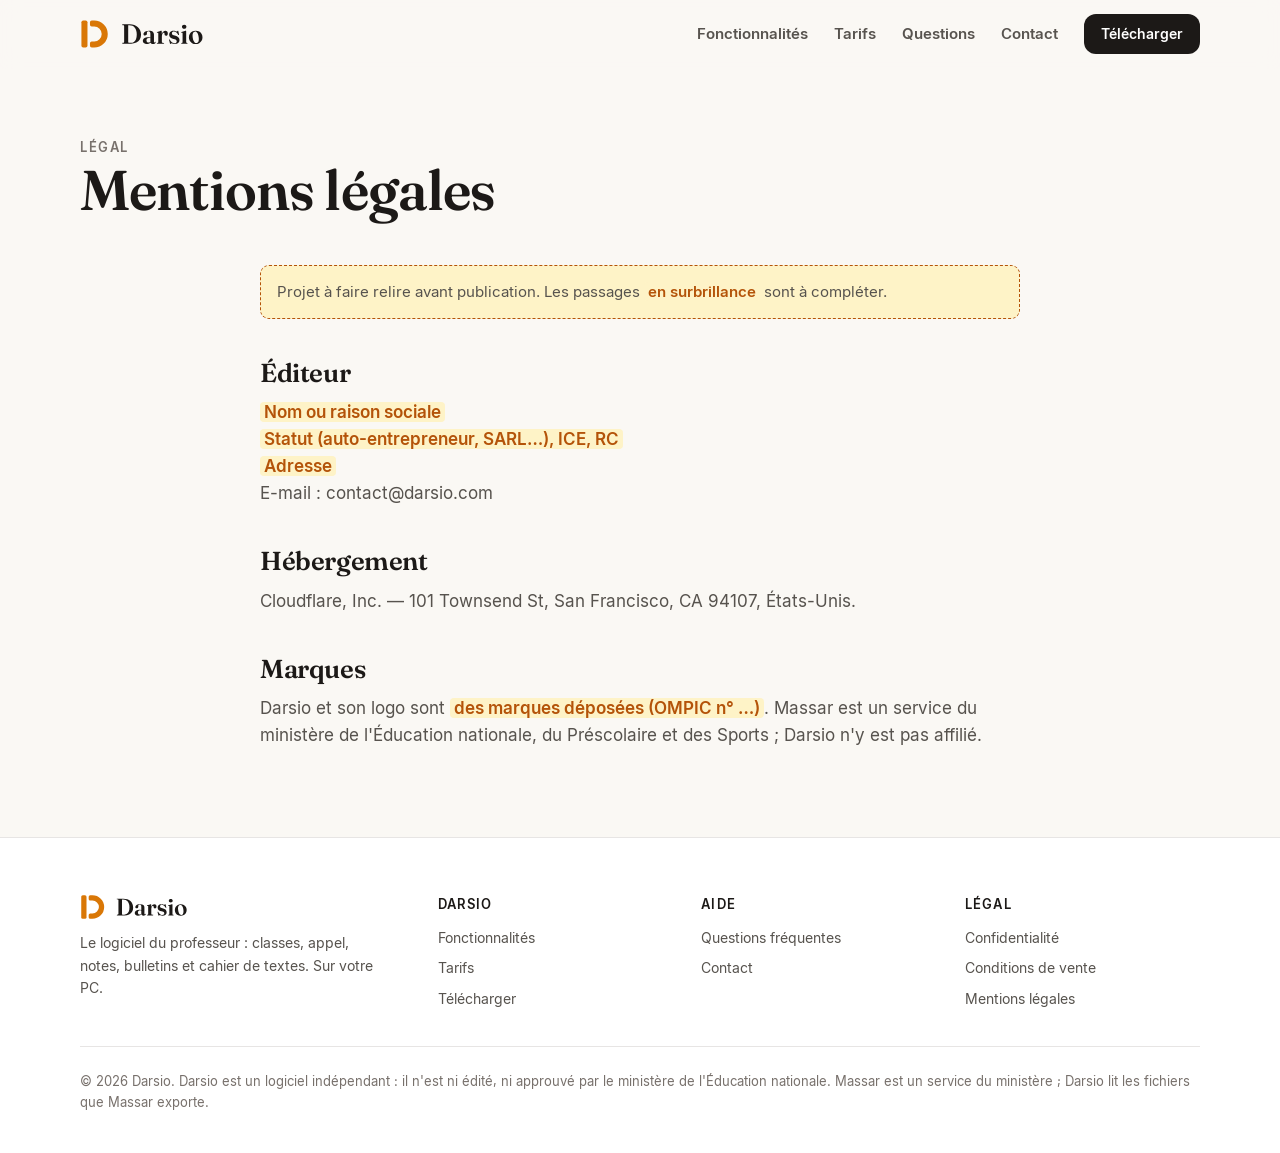
<file: mentions-legales/index.html>
<!doctype html>
<html lang="fr">
<head>
<meta charset="utf-8">
<meta name="viewport" content="width=device-width, initial-scale=1">
<title>Mentions légales — Darsio</title>
<meta name="description" content="Éditeur et hébergeur du site darsio.pages.dev.">
<link rel="canonical" href="https://darsio.pages.dev/mentions-legales/">
<meta property="og:type" content="website">
<meta property="og:locale" content="fr_FR">
<meta property="og:site_name" content="Darsio">
<meta property="og:title" content="Mentions légales — Darsio">
<meta property="og:description" content="Éditeur et hébergeur du site darsio.pages.dev.">
<meta property="og:url" content="https://darsio.pages.dev/mentions-legales/">
<meta property="og:image" content="https://darsio.pages.dev/assets/img/partage.png">
<meta name="twitter:card" content="summary_large_image">
<meta name="theme-color" content="#FAF8F4">
<link rel="icon" type="image/svg+xml" href="/assets/img/darsio-14-d-ambre.svg">
<link rel="icon" type="image/png" sizes="32x32" href="/assets/img/darsio-32.png">
<link rel="apple-touch-icon" href="/assets/img/darsio-512.png">
<link rel="preload" href="/assets/fonts/Inter-Regular.ttf" as="font" type="font/ttf" crossorigin>
<link rel="stylesheet" href="/assets/css/site.css">
<script src="/assets/js/site.js" defer></script>
</head>
<body>
<a class="sr-only" href="#contenu">Aller au contenu</a>
<header class="entete">
  <div class="conteneur">
    <a class="marque" href="/" aria-label="Darsio, accueil"><img src="/assets/img/darsio-12-horizontal-d.svg" alt="Darsio" width="124" height="30"></a>
    <button class="nav-bouton" type="button" aria-label="Menu" aria-expanded="false" aria-controls="nav"><svg viewBox="0 0 24 24" fill="none" stroke="currentColor" stroke-width="2" stroke-linecap="round"><path d="M4 7h16M4 12h16M4 17h16"/></svg></button>
    <nav class="nav" id="nav" aria-label="Navigation principale">
      <a href="/#fonctionnalites">Fonctionnalités</a><a href="/tarifs/">Tarifs</a><a href="/#faq">Questions</a><a href="/contact/">Contact</a>
      <a class="btn btn-encre" href="/telecharger/">Télécharger</a>
    </nav>
  </div>
</header>
<main id="contenu">

<section class="page-tete"><div class="conteneur"><span class="etiquette">Légal</span><h1>Mentions légales</h1></div></section>
<section style="padding-top:8px"><div class="conteneur texte-legal">
<p class="brouillon">Projet à faire relire avant publication. Les passages <span class="a-remplir">en surbrillance</span> sont à compléter.</p>
<h2>Éditeur</h2>
<p><span class="a-remplir">Nom ou raison sociale</span><br><span class="a-remplir">Statut (auto-entrepreneur, SARL…), ICE, RC</span><br><span class="a-remplir">Adresse</span><br>E-mail : <span data-email-texte>contact@darsio.com</span></p>
<h2>Hébergement</h2>
<p>Cloudflare, Inc. — 101 Townsend St, San Francisco, CA 94107, États-Unis.</p>
<h2>Marques</h2>
<p>Darsio et son logo sont <span class="a-remplir">des marques déposées (OMPIC n° …)</span>. Massar est un service du ministère de l'Éducation nationale, du Préscolaire et des Sports ; Darsio n'y est pas affilié.</p>
</div></section>

</main>
<footer class="pied">
  <div class="conteneur">
    <div>
      <img src="/assets/img/darsio-12-horizontal-d.svg" alt="Darsio" width="108" height="26">
      <p style="margin-top:12px;max-width:34ch">Le logiciel du professeur : classes, appel, notes, bulletins et cahier de textes. Sur votre PC.</p>
    </div>
    <div><h4>Darsio</h4><ul><li><a href="/#fonctionnalites">Fonctionnalités</a></li><li><a href="/tarifs/">Tarifs</a></li><li><a href="/telecharger/">Télécharger</a></li></ul></div>
    <div><h4>Aide</h4><ul><li><a href="/#faq">Questions fréquentes</a></li><li><a href="/contact/">Contact</a></li></ul></div>
    <div><h4>Légal</h4><ul><li><a href="/confidentialite/">Confidentialité</a></li><li><a href="/conditions/">Conditions de vente</a></li><li><a href="/mentions-legales/">Mentions légales</a></li></ul></div>
    <p class="mention">© 2026 Darsio. Darsio est un logiciel indépendant : il n'est ni édité, ni approuvé par le ministère de l'Éducation nationale. Massar est un service du ministère ; Darsio lit les fichiers que Massar exporte.</p>
  </div>
</footer>
</body>
</html>
</file>
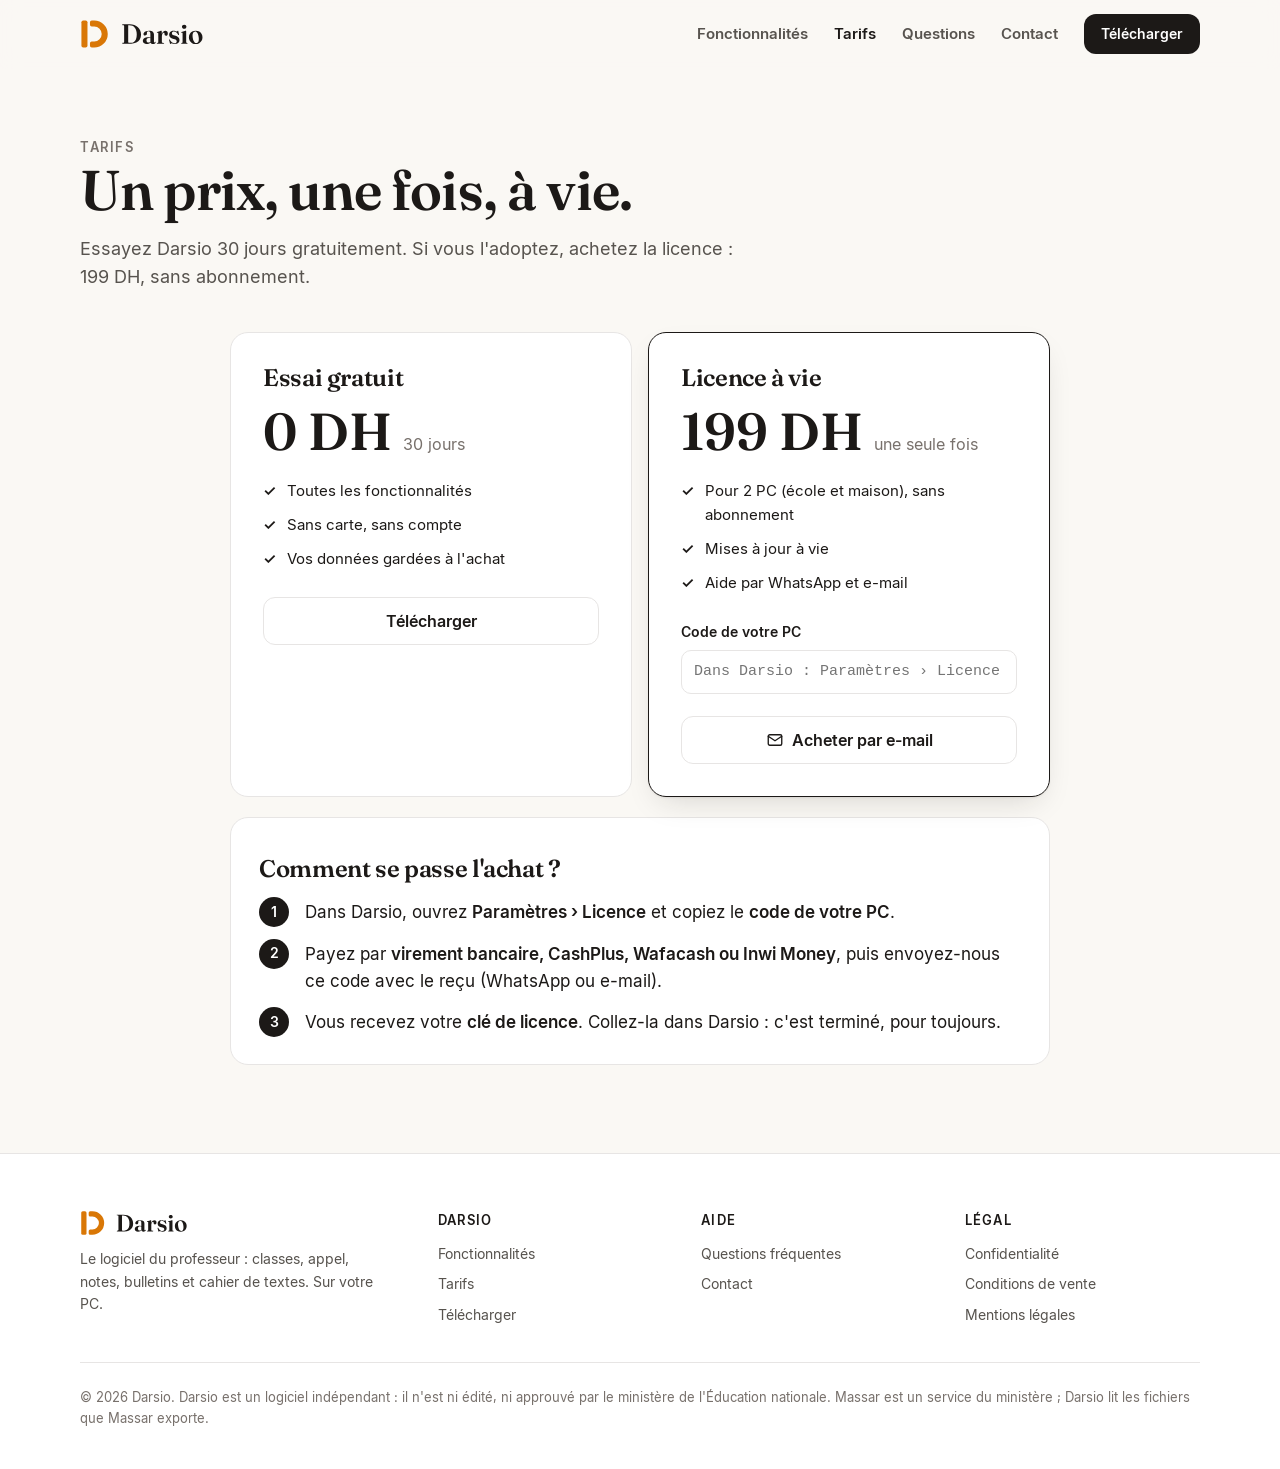
<file: tarifs/index.html>
<!doctype html>
<html lang="fr">
<head>
<meta charset="utf-8">
<meta name="viewport" content="width=device-width, initial-scale=1">
<title>Tarifs — Darsio : 199 DH, licence à vie</title>
<meta name="description" content="Darsio : 30 jours d'essai gratuit, puis une licence à vie à 199 DH, sans abonnement.">
<link rel="canonical" href="https://darsio.pages.dev/tarifs/">
<meta property="og:type" content="website">
<meta property="og:locale" content="fr_FR">
<meta property="og:site_name" content="Darsio">
<meta property="og:title" content="Tarifs — Darsio : 199 DH, licence à vie">
<meta property="og:description" content="Darsio : 30 jours d'essai gratuit, puis une licence à vie à 199 DH, sans abonnement.">
<meta property="og:url" content="https://darsio.pages.dev/tarifs/">
<meta property="og:image" content="https://darsio.pages.dev/assets/img/partage.png">
<meta name="twitter:card" content="summary_large_image">
<meta name="theme-color" content="#FAF8F4">
<link rel="icon" type="image/svg+xml" href="/assets/img/darsio-14-d-ambre.svg">
<link rel="icon" type="image/png" sizes="32x32" href="/assets/img/darsio-32.png">
<link rel="apple-touch-icon" href="/assets/img/darsio-512.png">
<link rel="preload" href="/assets/fonts/Inter-Regular.ttf" as="font" type="font/ttf" crossorigin>
<link rel="stylesheet" href="/assets/css/site.css">
<script src="/assets/js/site.js" defer></script>
</head>
<body>
<a class="sr-only" href="#contenu">Aller au contenu</a>
<header class="entete">
  <div class="conteneur">
    <a class="marque" href="/" aria-label="Darsio, accueil"><img src="/assets/img/darsio-12-horizontal-d.svg" alt="Darsio" width="124" height="30"></a>
    <button class="nav-bouton" type="button" aria-label="Menu" aria-expanded="false" aria-controls="nav"><svg viewBox="0 0 24 24" fill="none" stroke="currentColor" stroke-width="2" stroke-linecap="round"><path d="M4 7h16M4 12h16M4 17h16"/></svg></button>
    <nav class="nav" id="nav" aria-label="Navigation principale">
      <a href="/#fonctionnalites">Fonctionnalités</a><a href="/tarifs/" aria-current="page">Tarifs</a><a href="/#faq">Questions</a><a href="/contact/">Contact</a>
      <a class="btn btn-encre" href="/telecharger/">Télécharger</a>
    </nav>
  </div>
</header>
<main id="contenu">

<section class="page-tete"><div class="conteneur">
  <span class="etiquette">Tarifs</span>
  <h1>Un prix, une fois, à vie.</h1>
  <p>Essayez Darsio 30 jours gratuitement. Si vous l'adoptez, achetez la licence : 199 DH, sans abonnement.</p>
</div></section>
<section style="padding-top:16px"><div class="conteneur">
  <div class="prix">
    <div class="offre">
      <h3>Essai gratuit</h3>
      <div class="montant">0 DH <small>30 jours</small></div>
      <ul><li>Toutes les fonctionnalités</li><li>Sans carte, sans compte</li><li>Vos données gardées à l'achat</li></ul>
      <a class="btn btn-contour" href="/telecharger/">Télécharger</a>
    </div>
    <div class="offre vedette" id="acheter">
      <h3>Licence à vie</h3>
      <div class="montant">199 DH <small>une seule fois</small></div>
      <ul><li>Pour 2 PC (école et maison), sans abonnement</li><li>Mises à jour à vie</li><li>Aide par WhatsApp et e-mail</li></ul>
      <label for="code-pc" style="display:block;font-size:14px;font-weight:600;margin-bottom:6px">Code de votre PC</label>
      <input id="code-pc" class="code" autocomplete="off" placeholder="Dans Darsio : Paramètres › Licence"
             style="width:100%;height:44px;padding:0 12px;border:1px solid var(--filet);border-radius:10px;font-size:15px;margin-bottom:12px">
      <a class="btn btn-encre" data-whatsapp hidden href="#" target="_blank" rel="noopener"><svg viewBox="0 0 24 24" fill="none" stroke="currentColor" stroke-width="1.8" stroke-linecap="round" stroke-linejoin="round"><path d="M3 21l1.65-3.8A9 9 0 1 1 7.8 20.3L3 21z"/></svg> Acheter sur WhatsApp</a>
      <a class="btn btn-contour" data-email href="#" style="margin-top:10px"><svg viewBox="0 0 24 24" fill="none" stroke="currentColor" stroke-width="1.8" stroke-linecap="round" stroke-linejoin="round"><rect x="3" y="5" width="18" height="14" rx="2"/><path d="M3 7l9 6 9-6"/></svg> Acheter par e-mail</a>
    </div>
  </div>
  <div class="carte" style="max-width:820px;margin:20px auto 0">
    <h2 style="font-size:24px">Comment se passe l'achat ?</h2>
    <ol class="etapes" style="margin-top:18px">
      <li>Dans Darsio, ouvrez <b>Paramètres › Licence</b> et copiez le <b>code de votre PC</b>.</li>
      <li>Payez par <b>virement bancaire, CashPlus, Wafacash ou Inwi Money</b>, puis envoyez-nous ce code avec le reçu (WhatsApp ou e-mail).</li>
      <li>Vous recevez votre <b>clé de licence</b>. Collez-la dans Darsio : c'est terminé, pour toujours.</li>
    </ol>
  </div>
</div></section>

</main>
<footer class="pied">
  <div class="conteneur">
    <div>
      <img src="/assets/img/darsio-12-horizontal-d.svg" alt="Darsio" width="108" height="26">
      <p style="margin-top:12px;max-width:34ch">Le logiciel du professeur : classes, appel, notes, bulletins et cahier de textes. Sur votre PC.</p>
    </div>
    <div><h4>Darsio</h4><ul><li><a href="/#fonctionnalites">Fonctionnalités</a></li><li><a href="/tarifs/">Tarifs</a></li><li><a href="/telecharger/">Télécharger</a></li></ul></div>
    <div><h4>Aide</h4><ul><li><a href="/#faq">Questions fréquentes</a></li><li><a href="/contact/">Contact</a></li></ul></div>
    <div><h4>Légal</h4><ul><li><a href="/confidentialite/">Confidentialité</a></li><li><a href="/conditions/">Conditions de vente</a></li><li><a href="/mentions-legales/">Mentions légales</a></li></ul></div>
    <p class="mention">© 2026 Darsio. Darsio est un logiciel indépendant : il n'est ni édité, ni approuvé par le ministère de l'Éducation nationale. Massar est un service du ministère ; Darsio lit les fichiers que Massar exporte.</p>
  </div>
</footer>
</body>
</html>
</file>
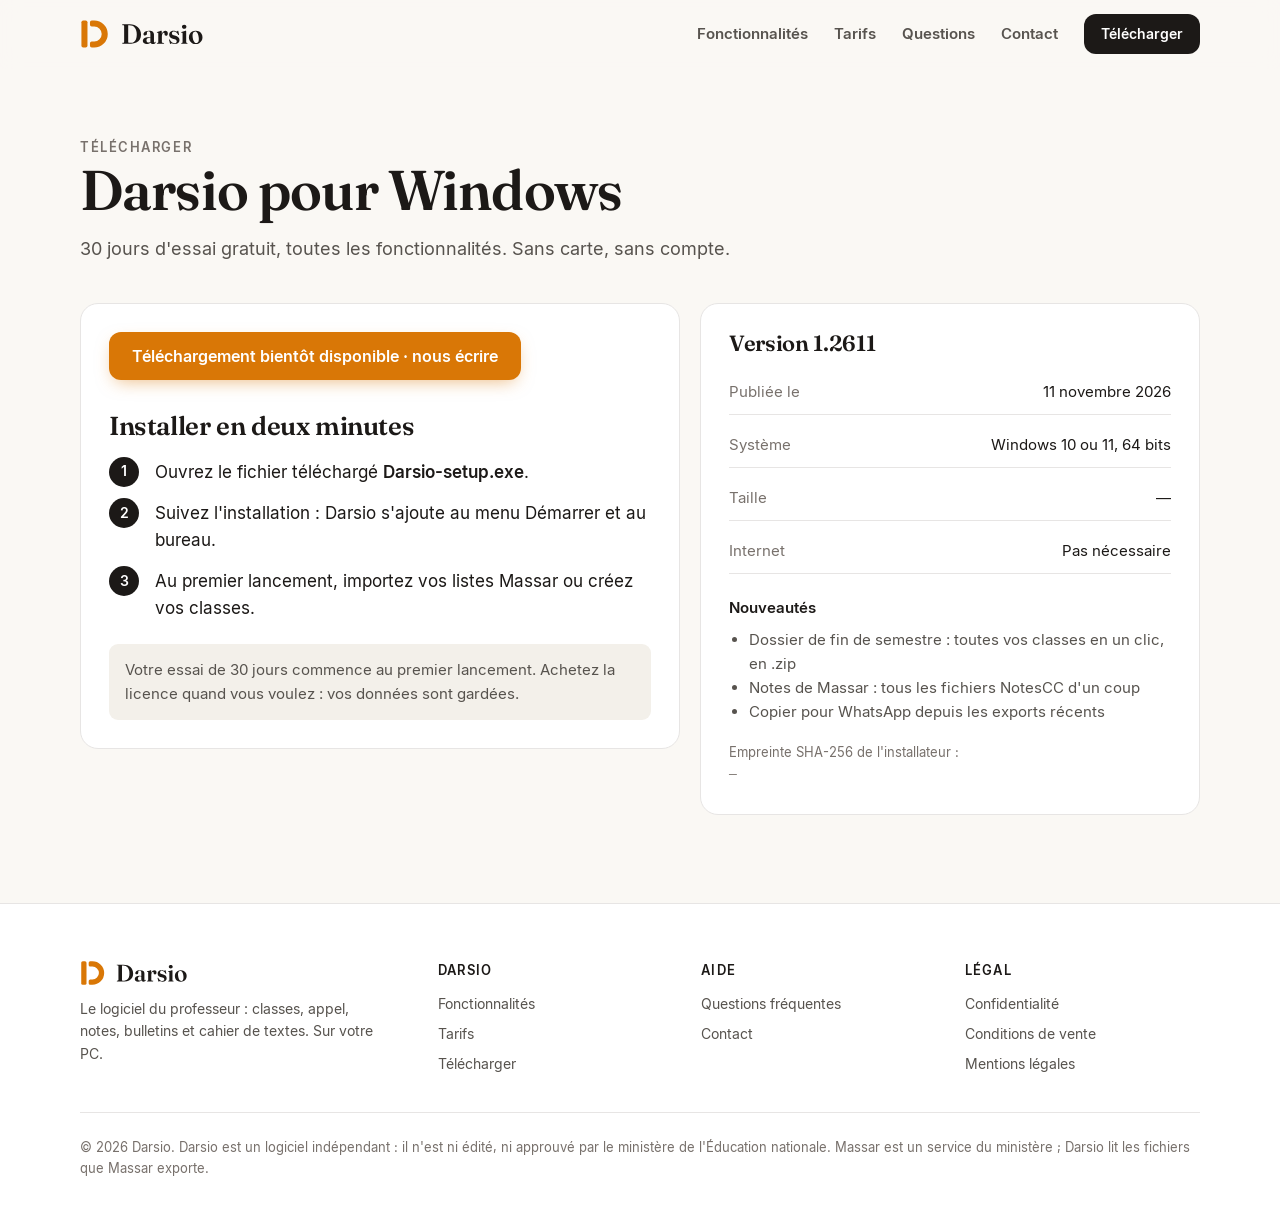
<file: telecharger/index.html>
<!doctype html>
<html lang="fr">
<head>
<meta charset="utf-8">
<meta name="viewport" content="width=device-width, initial-scale=1">
<title>Télécharger Darsio — essai gratuit 30 jours</title>
<meta name="description" content="Téléchargez Darsio pour Windows 10 et 11 : 30 jours d'essai gratuit, toutes les fonctionnalités.">
<link rel="canonical" href="https://darsio.pages.dev/telecharger/">
<meta property="og:type" content="website">
<meta property="og:locale" content="fr_FR">
<meta property="og:site_name" content="Darsio">
<meta property="og:title" content="Télécharger Darsio — essai gratuit 30 jours">
<meta property="og:description" content="Téléchargez Darsio pour Windows 10 et 11 : 30 jours d'essai gratuit, toutes les fonctionnalités.">
<meta property="og:url" content="https://darsio.pages.dev/telecharger/">
<meta property="og:image" content="https://darsio.pages.dev/assets/img/partage.png">
<meta name="twitter:card" content="summary_large_image">
<meta name="theme-color" content="#FAF8F4">
<link rel="icon" type="image/svg+xml" href="/assets/img/darsio-14-d-ambre.svg">
<link rel="icon" type="image/png" sizes="32x32" href="/assets/img/darsio-32.png">
<link rel="apple-touch-icon" href="/assets/img/darsio-512.png">
<link rel="preload" href="/assets/fonts/Inter-Regular.ttf" as="font" type="font/ttf" crossorigin>
<link rel="stylesheet" href="/assets/css/site.css">
<script src="/assets/js/site.js" defer></script>
</head>
<body>
<a class="sr-only" href="#contenu">Aller au contenu</a>
<header class="entete">
  <div class="conteneur">
    <a class="marque" href="/" aria-label="Darsio, accueil"><img src="/assets/img/darsio-12-horizontal-d.svg" alt="Darsio" width="124" height="30"></a>
    <button class="nav-bouton" type="button" aria-label="Menu" aria-expanded="false" aria-controls="nav"><svg viewBox="0 0 24 24" fill="none" stroke="currentColor" stroke-width="2" stroke-linecap="round"><path d="M4 7h16M4 12h16M4 17h16"/></svg></button>
    <nav class="nav" id="nav" aria-label="Navigation principale">
      <a href="/#fonctionnalites">Fonctionnalités</a><a href="/tarifs/">Tarifs</a><a href="/#faq">Questions</a><a href="/contact/">Contact</a>
      <a class="btn btn-encre" href="/telecharger/">Télécharger</a>
    </nav>
  </div>
</header>
<main id="contenu">

<section class="page-tete"><div class="conteneur">
  <span class="etiquette">Télécharger</span>
  <h1>Darsio pour Windows</h1>
  <p>30 jours d'essai gratuit, toutes les fonctionnalités. Sans carte, sans compte.</p>
</div></section>
<section style="padding-top:16px"><div class="conteneur grille-2">
  <div class="carte">
    <a class="btn btn-principal" data-telecharger href="#"><svg viewBox="0 0 24 24" fill="none" stroke="currentColor" stroke-width="2" stroke-linecap="round" stroke-linejoin="round"><path d="M12 3v12m0 0l-4.5-4.5M12 15l4.5-4.5M4 19h16"/></svg> Télécharger Darsio <span data-version></span></a>
    <h2 style="font-size:26px;margin-top:32px">Installer en deux minutes</h2>
    <ol class="etapes" style="margin-top:18px">
      <li>Ouvrez le fichier téléchargé <b>Darsio-setup.exe</b>.</li>
      <li>Suivez l'installation : Darsio s'ajoute au menu Démarrer et au bureau.</li>
      <li>Au premier lancement, importez vos listes Massar ou créez vos classes.</li>
    </ol>
    <p class="note" style="margin-top:22px">Votre essai de 30 jours commence au premier lancement. Achetez la licence quand vous voulez : vos données sont gardées.</p>
  </div>
  <div class="carte">
    <h3 style="font-size:22px">Version <span data-version>—</span></h3>
    <ul class="liste-sobre" style="margin-top:14px">
      <li><span>Publiée le</span><span data-version-date>—</span></li>
      <li><span>Système</span><span>Windows 10 ou 11, 64 bits</span></li>
      <li><span>Taille</span><span data-taille>—</span></li>
      <li><span>Internet</span><span>Pas nécessaire</span></li>
    </ul>
    <h4 style="margin-top:22px;font-size:15px">Nouveautés</h4>
    <ul data-nouveautes style="margin-top:8px;padding-left:20px;font-size:15px;color:var(--encre-douce)"></ul>
    <p style="margin-top:18px;font-size:13px;color:var(--gris)">Empreinte SHA-256 de l'installateur :<br><span class="code" data-sha256>—</span></p>
  </div>
</div></section>

</main>
<footer class="pied">
  <div class="conteneur">
    <div>
      <img src="/assets/img/darsio-12-horizontal-d.svg" alt="Darsio" width="108" height="26">
      <p style="margin-top:12px;max-width:34ch">Le logiciel du professeur : classes, appel, notes, bulletins et cahier de textes. Sur votre PC.</p>
    </div>
    <div><h4>Darsio</h4><ul><li><a href="/#fonctionnalites">Fonctionnalités</a></li><li><a href="/tarifs/">Tarifs</a></li><li><a href="/telecharger/">Télécharger</a></li></ul></div>
    <div><h4>Aide</h4><ul><li><a href="/#faq">Questions fréquentes</a></li><li><a href="/contact/">Contact</a></li></ul></div>
    <div><h4>Légal</h4><ul><li><a href="/confidentialite/">Confidentialité</a></li><li><a href="/conditions/">Conditions de vente</a></li><li><a href="/mentions-legales/">Mentions légales</a></li></ul></div>
    <p class="mention">© 2026 Darsio. Darsio est un logiciel indépendant : il n'est ni édité, ni approuvé par le ministère de l'Éducation nationale. Massar est un service du ministère ; Darsio lit les fichiers que Massar exporte.</p>
  </div>
</footer>
</body>
</html>
</file>
<file: assets/css/site.css>
/* darsio.com — le système de design de l'application : encre, papier, une seule ambre par écran (l'action principale) */
@font-face { font-family: 'Inter'; font-weight: 400; font-display: swap; src: url('../fonts/Inter-Regular.ttf') format('truetype'); }
@font-face { font-family: 'Inter'; font-weight: 600; font-display: swap; src: url('../fonts/Inter-SemiBold.ttf') format('truetype'); }
@font-face { font-family: 'Fraunces'; font-weight: 300 900; font-display: swap; src: url('../fonts/Fraunces-Variable.ttf') format('truetype'); }

:root {
    --encre: #1C1917; --encre-douce: #57534E; --gris: #78716C; --filet: #E7E5E4; --papier: #FFFFFF; --fond: #FAF8F4;
    --fond-alt: #F3F0EA; --ambre: #D97706; --ambre-fonce: #B45309; --ambre-clair: #FEF3C7;
    --rayon: 14px; --rayon-sm: 9px; --ombre: 0 1px 2px rgba(28, 25, 23, .06), 0 12px 32px -12px rgba(28, 25, 23, .18);
    --largeur: 1120px; --titre: 'Fraunces', Georgia, serif; --texte: 'Inter', 'Segoe UI', system-ui, sans-serif;
}
* { box-sizing: border-box; margin: 0; padding: 0; }
html { scroll-behavior: smooth; -webkit-text-size-adjust: 100%; }
body { font-family: var(--texte); font-size: 17px; line-height: 1.6; color: var(--encre); background: var(--fond); }
img { display: block; max-width: 100%; height: auto; }
[hidden] { display: none !important; }   /* hidden l'emporte toujours (ex. bouton WhatsApp sans numéro) */
a { color: inherit; }
:focus-visible { outline: 2px solid var(--encre); outline-offset: 3px; border-radius: 4px; }
.conteneur { width: min(var(--largeur), 100% - 32px); margin-inline: auto; }
.sr-only { position: absolute; width: 1px; height: 1px; overflow: hidden; clip: rect(0 0 0 0); white-space: nowrap; }

/* ── en-tête ── */
.entete { position: sticky; top: 0; z-index: 20; background: color-mix(in srgb, var(--fond) 88%, transparent);
          backdrop-filter: saturate(1.4) blur(10px); border-bottom: 1px solid transparent; transition: border-color .2s; }
.entete.defile { border-bottom-color: var(--filet); }
.entete .conteneur { display: flex; align-items: center; gap: 28px; height: 68px; }
.marque img { height: 30px; width: auto; }
.nav { display: flex; align-items: center; gap: 26px; margin-left: auto; }
.nav a { font-size: 15px; font-weight: 600; color: var(--encre-douce); text-decoration: none; }
.nav a:hover, .nav a[aria-current="page"] { color: var(--encre); }
.nav-bouton { display: none; margin-left: auto; padding: 8px; border: 0; background: none; cursor: pointer; }
.nav-bouton svg { width: 24px; height: 24px; }

/* ── boutons : l'ambre pour l'action principale seulement ── */
.btn { display: inline-flex; align-items: center; justify-content: center; gap: 8px; height: 48px; padding: 0 22px; border-radius: 12px;
       font: 600 16px/1 var(--texte); text-decoration: none; cursor: pointer; border: 1px solid transparent; transition: transform .15s, background .15s; }
.btn:active { transform: translateY(1px); }
.btn-principal { background: var(--ambre); color: #fff; box-shadow: 0 6px 18px -6px rgba(217, 119, 6, .55); }
.btn-principal:hover { background: var(--ambre-fonce); }
.btn-contour { background: var(--papier); color: var(--encre); border-color: var(--filet); }
.btn-contour:hover { border-color: var(--encre); }
.btn-encre { background: var(--encre); color: #fff; }
.btn-encre:hover { background: #000; }
.btn svg { width: 18px; height: 18px; }
.nav .btn { height: 40px; padding: 0 16px; font-size: 14px; }
.nav .btn-encre, .nav .btn-encre:hover { color: #fff; }

/* ── héros ── */
.heros { padding: 72px 0 40px; text-align: center; overflow-x: clip; }
.surtitre { display: inline-flex; align-items: center; gap: 8px; padding: 6px 12px; border: 1px solid var(--filet); border-radius: 999px;
            background: var(--papier); font-size: 13px; font-weight: 600; color: var(--encre-douce); }
.surtitre .point { width: 7px; height: 7px; border-radius: 50%; background: #16A34A; }
h1, h2, h3 { font-family: var(--titre); font-weight: 600; letter-spacing: -.015em; line-height: 1.08; }
.heros h1 { max-width: 15ch; margin: 22px auto 0; font-size: clamp(40px, 6.4vw, 72px); }
.heros .accroche { max-width: 46ch; margin: 22px auto 0; font-size: clamp(17px, 2vw, 20px); color: var(--encre-douce); }
.heros .actions { display: flex; flex-wrap: wrap; justify-content: center; gap: 12px; margin-top: 32px; }
.heros .rassurance { margin-top: 16px; font-size: 14px; color: var(--gris); }
.capture { margin-top: 56px; border-radius: 16px; overflow: hidden; border: 1px solid var(--filet); background: var(--papier); box-shadow: var(--ombre); }
.capture-cadre { position: relative; }
.capture-cadre::before { content: ""; position: absolute; inset: -40px -60px auto; height: 70%; z-index: -1;
                         background: radial-gradient(60% 60% at 50% 0%, var(--ambre-clair), transparent 70%); }

/* ── sections ── */
section { padding: 88px 0; }
.section-alt { background: var(--papier); border-block: 1px solid var(--filet); }
.tete-section { max-width: 640px; margin-bottom: 44px; }
.tete-section.centre { margin-inline: auto; text-align: center; }
.etiquette { font-size: 13px; font-weight: 600; letter-spacing: .12em; text-transform: uppercase; color: var(--gris); }
h2 { margin-top: 10px; font-size: clamp(30px, 4vw, 44px); }
.tete-section p { margin-top: 14px; color: var(--encre-douce); }

.probleme { display: grid; grid-template-columns: repeat(3, 1fr); gap: 16px; }
.probleme div { padding: 22px; border-radius: var(--rayon); background: var(--papier); border: 1px solid var(--filet); }
.probleme b { display: block; font-family: var(--titre); font-size: 20px; }
.probleme span { display: block; margin-top: 6px; font-size: 15px; color: var(--encre-douce); }

.fonction { display: grid; grid-template-columns: 1fr 1.25fr; gap: 56px; align-items: center; }
.fonction + .fonction { margin-top: 96px; }
.fonction.inverse .fonction-texte { order: 2; }
.fonction h3 { font-size: clamp(26px, 3vw, 34px); }
.fonction p { margin-top: 14px; color: var(--encre-douce); }
.fonction ul { margin-top: 18px; list-style: none; display: grid; gap: 10px; }
.fonction li { position: relative; padding-left: 28px; font-size: 16px; }
.fonction li::before { content: ""; position: absolute; left: 0; top: 7px; width: 16px; height: 16px; border-radius: 50%;
                       background: var(--encre) url("data:image/svg+xml,%3Csvg xmlns='http://www.w3.org/2000/svg' viewBox='0 0 16 16'%3E%3Cpath d='M4.5 8.2l2.2 2.2 4.8-4.9' fill='none' stroke='%23fff' stroke-width='1.8' stroke-linecap='round' stroke-linejoin='round'/%3E%3C/svg%3E") center/16px no-repeat; }
.fonction .capture { margin-top: 0; }
.feuille { max-width: 440px; margin-inline: auto; border-radius: 6px; overflow: hidden; border: 1px solid var(--filet); box-shadow: var(--ombre);
           transform: rotate(-1.2deg); background: #fff; }

/* bloc « vos données restent sur votre PC » */
.confiance { display: grid; grid-template-columns: repeat(3, 1fr); gap: 16px; margin-top: 8px; }
.confiance div { padding: 26px; border-radius: var(--rayon); background: var(--fond); border: 1px solid var(--filet); }
.confiance svg { width: 26px; height: 26px; }
.confiance b { display: block; margin-top: 14px; font-size: 17px; }
.confiance span { display: block; margin-top: 6px; font-size: 15px; color: var(--encre-douce); }

/* prix */
.prix { display: grid; grid-template-columns: 1fr 1fr; gap: 16px; max-width: 820px; margin-inline: auto; }
.offre { padding: 32px; border-radius: 18px; background: var(--papier); border: 1px solid var(--filet); }
.offre.vedette { border-color: var(--encre); box-shadow: var(--ombre); }
.offre h3 { font-size: 24px; }
.montant { margin-top: 14px; font-family: var(--titre); font-size: 52px; font-weight: 600; line-height: 1; }
.montant small { font-family: var(--texte); font-size: 16px; font-weight: 400; color: var(--gris); }
.offre ul { margin: 22px 0 26px; list-style: none; display: grid; gap: 10px; font-size: 15px; }
.offre li { padding-left: 24px; position: relative; }
.offre li::before { content: "✓"; position: absolute; left: 0; font-weight: 600; }
.offre .btn { width: 100%; }

/* FAQ */
.faq { max-width: 760px; margin-inline: auto; }
.faq details { border-bottom: 1px solid var(--filet); }
.faq summary { display: flex; justify-content: space-between; gap: 16px; padding: 20px 0; font-weight: 600; cursor: pointer; list-style: none; }
.faq summary::-webkit-details-marker { display: none; }
.faq summary::after { content: "+"; font-size: 22px; line-height: 1; color: var(--gris); transition: transform .2s; }
.faq details[open] summary::after { transform: rotate(45deg); }
.faq details p { padding: 0 0 20px; color: var(--encre-douce); }

/* appel final */
.appel { text-align: center; }
.appel h2 { max-width: 18ch; margin-inline: auto; }
.appel .actions { display: flex; justify-content: center; flex-wrap: wrap; gap: 12px; margin-top: 30px; }

/* pages intérieures */
.page-tete { padding: 64px 0 24px; }
.page-tete h1 { font-size: clamp(36px, 5vw, 56px); }
.page-tete p { max-width: 60ch; margin-top: 14px; color: var(--encre-douce); font-size: 18px; }
.carte { padding: 28px; border-radius: 18px; background: var(--papier); border: 1px solid var(--filet); }
.etapes { counter-reset: e; list-style: none; display: grid; gap: 14px; }
.etapes li { counter-increment: e; position: relative; padding-left: 46px; }
.etapes li::before { content: counter(e); position: absolute; left: 0; top: -2px; width: 30px; height: 30px; border-radius: 50%;
                     display: grid; place-items: center; background: var(--encre); color: #fff; font-weight: 600; font-size: 14px; }
.grille-2 { display: grid; grid-template-columns: 1.2fr 1fr; gap: 20px; align-items: start; }
.liste-sobre { list-style: none; display: grid; gap: 8px; }
.liste-sobre li { display: flex; justify-content: space-between; gap: 12px; padding: 10px 0; border-bottom: 1px solid var(--filet); font-size: 15px; }
.liste-sobre li span:first-child { color: var(--gris); }
.code { font-family: Consolas, 'Courier New', monospace; font-size: 13px; word-break: break-all; }
.note { padding: 14px 16px; border-radius: var(--rayon-sm); background: var(--fond-alt); font-size: 15px; color: var(--encre-douce); }
.texte-legal { max-width: 760px; }
.texte-legal h2 { font-size: 26px; margin-top: 40px; }
.texte-legal p, .texte-legal li { margin-top: 12px; color: var(--encre-douce); }
.texte-legal ul { padding-left: 20px; }
.brouillon { margin-bottom: 28px; padding: 14px 16px; border-radius: var(--rayon-sm); border: 1px dashed var(--ambre-fonce); color: var(--ambre-fonce);
             font-size: 15px; background: var(--ambre-clair); }
.a-remplir { padding: 0 4px; border-radius: 4px; background: var(--ambre-clair); color: var(--ambre-fonce); font-weight: 600; }
.contacts { display: grid; grid-template-columns: repeat(2, 1fr); gap: 16px; }
.contacts a { display: block; padding: 26px; border-radius: 18px; background: var(--papier); border: 1px solid var(--filet); text-decoration: none; }
.contacts a:hover { border-color: var(--encre); }
.contacts b { display: block; margin-top: 12px; font-size: 18px; }
.contacts span { display: block; margin-top: 4px; color: var(--encre-douce); font-size: 15px; }
.contacts svg { width: 26px; height: 26px; }

/* pied */
.pied { padding: 56px 0 40px; border-top: 1px solid var(--filet); background: var(--papier); font-size: 14px; color: var(--encre-douce); }
.pied .conteneur { display: grid; grid-template-columns: 1.4fr 1fr 1fr 1fr; gap: 28px; }
.pied img { height: 26px; width: auto; }
.pied h4 { font-size: 13px; font-weight: 600; letter-spacing: .1em; text-transform: uppercase; color: var(--encre); margin-bottom: 12px; }
.pied ul { list-style: none; display: grid; gap: 8px; }
.pied a { text-decoration: none; }
.pied a:hover { color: var(--encre); text-decoration: underline; }
.pied .mention { grid-column: 1 / -1; padding-top: 24px; margin-top: 8px; border-top: 1px solid var(--filet); font-size: 13px; color: var(--gris); }

/* ── téléphone ── */
@media (max-width: 860px) {
    body { font-size: 16px; }
    .nav { display: none; position: absolute; top: 68px; left: 0; right: 0; flex-direction: column; align-items: stretch; gap: 0;
           padding: 8px 16px 16px; background: var(--fond); border-bottom: 1px solid var(--filet); }
    .nav.ouverte { display: flex; }
    .nav a { padding: 12px 0; font-size: 16px; }
    .nav .btn { margin-top: 8px; height: 46px; }
    .nav-bouton { display: block; }
    section { padding: 64px 0; }
    .heros { padding-top: 48px; }
    .surtitre { font-size: 12px; padding: 5px 10px; }
    .capture-cadre::before { inset: -24px -16px auto; }
    .probleme, .confiance, .prix, .contacts, .grille-2 { grid-template-columns: 1fr; }
    .fonction { grid-template-columns: 1fr; gap: 24px; }
    .fonction.inverse .fonction-texte { order: 0; }
    .fonction + .fonction { margin-top: 64px; }
    .pied .conteneur { grid-template-columns: 1fr 1fr; }
    .heros .actions .btn, .appel .actions .btn { width: 100%; }
}
@media (prefers-reduced-motion: reduce) { * { transition: none !important; scroll-behavior: auto !important; } }
</file>
